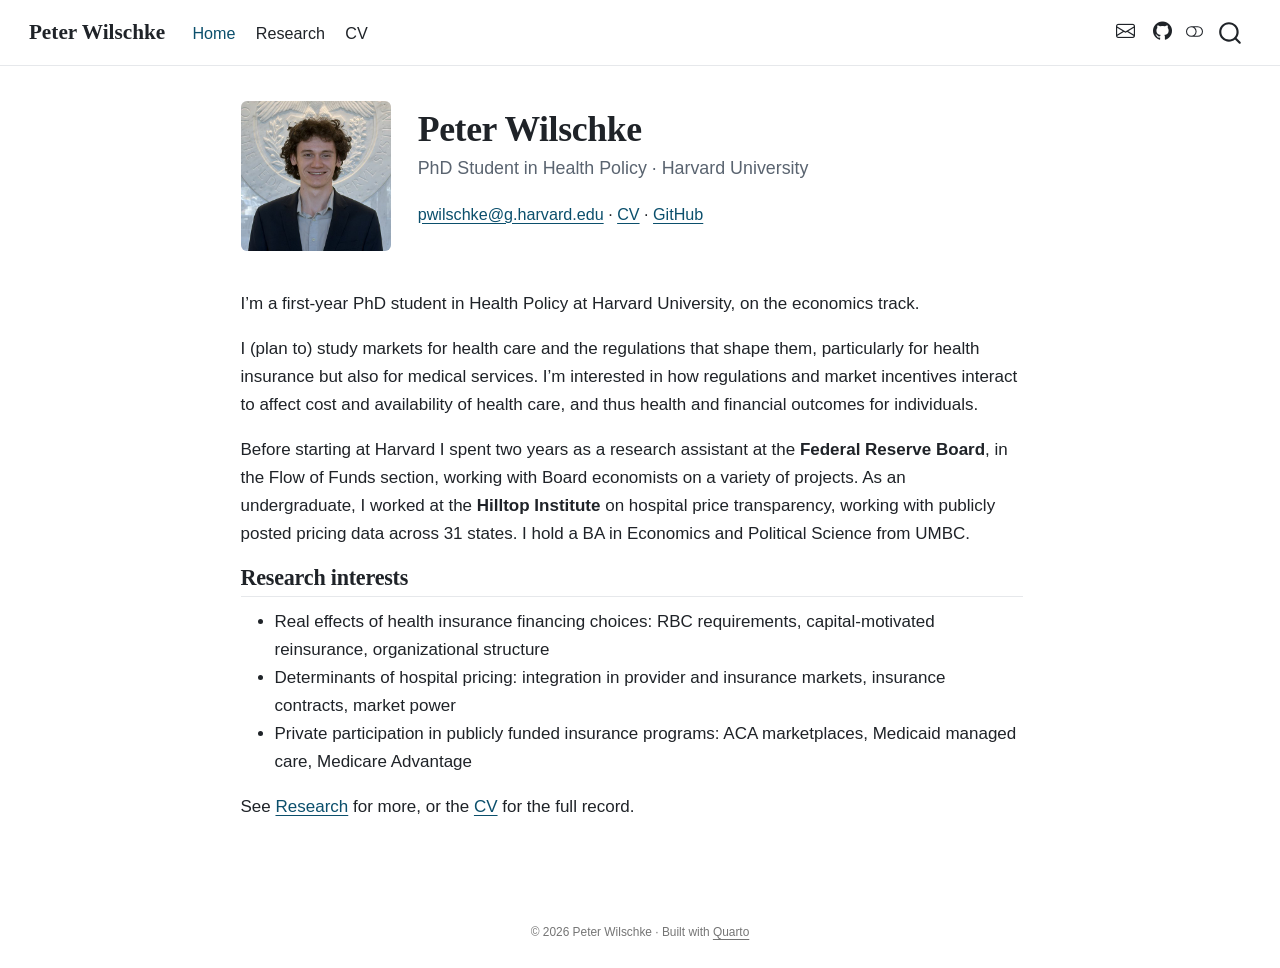
<file: docs/index.html>
<!DOCTYPE html>
<html xmlns="http://www.w3.org/1999/xhtml" lang="en" xml:lang="en"><head>

<meta charset="utf-8">
<meta name="generator" content="quarto-1.7.32">

<meta name="viewport" content="width=device-width, initial-scale=1.0, user-scalable=yes">

<meta name="description" content="PhD student in Health Policy (economics track) at Harvard University.">

<title>Peter Wilschke</title>
<style>
code{white-space: pre-wrap;}
span.smallcaps{font-variant: small-caps;}
div.columns{display: flex; gap: min(4vw, 1.5em);}
div.column{flex: auto; overflow-x: auto;}
div.hanging-indent{margin-left: 1.5em; text-indent: -1.5em;}
ul.task-list{list-style: none;}
ul.task-list li input[type="checkbox"] {
  width: 0.8em;
  margin: 0 0.8em 0.2em -1em; /* quarto-specific, see https://github.com/quarto-dev/quarto-cli/issues/4556 */ 
  vertical-align: middle;
}
</style>


<script src="site_libs/quarto-nav/quarto-nav.js"></script>
<script src="site_libs/clipboard/clipboard.min.js"></script>
<script src="site_libs/quarto-search/autocomplete.umd.js"></script>
<script src="site_libs/quarto-search/fuse.min.js"></script>
<script src="site_libs/quarto-search/quarto-search.js"></script>
<meta name="quarto:offset" content="./">
<link href="./assets/favicon.svg" rel="icon" type="image/svg+xml">
<script src="site_libs/quarto-html/quarto.js" type="module"></script>
<script src="site_libs/quarto-html/tabsets/tabsets.js" type="module"></script>
<script src="site_libs/quarto-html/popper.min.js"></script>
<script src="site_libs/quarto-html/tippy.umd.min.js"></script>
<link href="site_libs/quarto-html/tippy.css" rel="stylesheet">
<link href="site_libs/quarto-html/quarto-syntax-highlighting-37eea08aefeeee20ff55810ff984fec1.css" rel="stylesheet" class="quarto-color-scheme" id="quarto-text-highlighting-styles">
<link href="site_libs/quarto-html/quarto-syntax-highlighting-dark-2fef5ea3f8957b3e4ecc936fc74692ca.css" rel="stylesheet" class="quarto-color-scheme quarto-color-alternate" id="quarto-text-highlighting-styles">
<link href="site_libs/quarto-html/quarto-syntax-highlighting-37eea08aefeeee20ff55810ff984fec1.css" rel="stylesheet" class="quarto-color-scheme-extra" id="quarto-text-highlighting-styles">
<script src="site_libs/bootstrap/bootstrap.min.js"></script>
<link href="site_libs/bootstrap/bootstrap-icons.css" rel="stylesheet">
<link href="site_libs/bootstrap/bootstrap-e1cfea4d1bb8809173a7e7ac8c2568d5.min.css" rel="stylesheet" append-hash="true" class="quarto-color-scheme" id="quarto-bootstrap" data-mode="light">
<link href="site_libs/bootstrap/bootstrap-dark-324556f68a5f362e9bb22d49df4e3504.min.css" rel="stylesheet" append-hash="true" class="quarto-color-scheme quarto-color-alternate" id="quarto-bootstrap" data-mode="dark">
<link href="site_libs/bootstrap/bootstrap-e1cfea4d1bb8809173a7e7ac8c2568d5.min.css" rel="stylesheet" append-hash="true" class="quarto-color-scheme-extra" id="quarto-bootstrap" data-mode="light">
<script id="quarto-search-options" type="application/json">{
  "location": "navbar",
  "copy-button": false,
  "collapse-after": 3,
  "panel-placement": "end",
  "type": "overlay",
  "limit": 50,
  "keyboard-shortcut": [
    "f",
    "/",
    "s"
  ],
  "show-item-context": false,
  "language": {
    "search-no-results-text": "No results",
    "search-matching-documents-text": "matching documents",
    "search-copy-link-title": "Copy link to search",
    "search-hide-matches-text": "Hide additional matches",
    "search-more-match-text": "more match in this document",
    "search-more-matches-text": "more matches in this document",
    "search-clear-button-title": "Clear",
    "search-text-placeholder": "",
    "search-detached-cancel-button-title": "Cancel",
    "search-submit-button-title": "Submit",
    "search-label": "Search"
  }
}</script>
<style>html{ scroll-behavior: smooth; }</style>


<meta property="og:title" content="Peter Wilschke">
<meta property="og:description" content="PhD student in Health Policy (economics track) at Harvard University.">
<meta property="og:image" content="https://pwilschke.github.io/assets/headshot.jpg">
<meta property="og:site_name" content="Peter Wilschke">
<meta property="og:image:alt" content="Peter Wilschke">
</head>

<body class="nav-fixed fullcontent quarto-light"><script id="quarto-html-before-body" type="application/javascript">
    const toggleBodyColorMode = (bsSheetEl) => {
      const mode = bsSheetEl.getAttribute("data-mode");
      const bodyEl = window.document.querySelector("body");
      if (mode === "dark") {
        bodyEl.classList.add("quarto-dark");
        bodyEl.classList.remove("quarto-light");
      } else {
        bodyEl.classList.add("quarto-light");
        bodyEl.classList.remove("quarto-dark");
      }
    }
    const toggleBodyColorPrimary = () => {
      const bsSheetEl = window.document.querySelector("link#quarto-bootstrap:not([rel=disabled-stylesheet])");
      if (bsSheetEl) {
        toggleBodyColorMode(bsSheetEl);
      }
    }
    const setColorSchemeToggle = (alternate) => {
      const toggles = window.document.querySelectorAll('.quarto-color-scheme-toggle');
      for (let i=0; i < toggles.length; i++) {
        const toggle = toggles[i];
        if (toggle) {
          if (alternate) {
            toggle.classList.add("alternate");
          } else {
            toggle.classList.remove("alternate");
          }
        }
      }
    };
    const toggleColorMode = (alternate) => {
      // Switch the stylesheets
      const primaryStylesheets = window.document.querySelectorAll('link.quarto-color-scheme:not(.quarto-color-alternate)');
      const alternateStylesheets = window.document.querySelectorAll('link.quarto-color-scheme.quarto-color-alternate');
      manageTransitions('#quarto-margin-sidebar .nav-link', false);
      if (alternate) {
        // note: dark is layered on light, we don't disable primary!
        enableStylesheet(alternateStylesheets);
        for (const sheetNode of alternateStylesheets) {
          if (sheetNode.id === "quarto-bootstrap") {
            toggleBodyColorMode(sheetNode);
          }
        }
      } else {
        disableStylesheet(alternateStylesheets);
        enableStylesheet(primaryStylesheets)
        toggleBodyColorPrimary();
      }
      manageTransitions('#quarto-margin-sidebar .nav-link', true);
      // Switch the toggles
      setColorSchemeToggle(alternate)
      // Hack to workaround the fact that safari doesn't
      // properly recolor the scrollbar when toggling (#1455)
      if (navigator.userAgent.indexOf('Safari') > 0 && navigator.userAgent.indexOf('Chrome') == -1) {
        manageTransitions("body", false);
        window.scrollTo(0, 1);
        setTimeout(() => {
          window.scrollTo(0, 0);
          manageTransitions("body", true);
        }, 40);
      }
    }
    const disableStylesheet = (stylesheets) => {
      for (let i=0; i < stylesheets.length; i++) {
        const stylesheet = stylesheets[i];
        stylesheet.rel = 'disabled-stylesheet';
      }
    }
    const enableStylesheet = (stylesheets) => {
      for (let i=0; i < stylesheets.length; i++) {
        const stylesheet = stylesheets[i];
        if(stylesheet.rel !== 'stylesheet') { // for Chrome, which will still FOUC without this check
          stylesheet.rel = 'stylesheet';
        }
      }
    }
    const manageTransitions = (selector, allowTransitions) => {
      const els = window.document.querySelectorAll(selector);
      for (let i=0; i < els.length; i++) {
        const el = els[i];
        if (allowTransitions) {
          el.classList.remove('notransition');
        } else {
          el.classList.add('notransition');
        }
      }
    }
    const isFileUrl = () => {
      return window.location.protocol === 'file:';
    }
    const hasAlternateSentinel = () => {
      let styleSentinel = getColorSchemeSentinel();
      if (styleSentinel !== null) {
        return styleSentinel === "alternate";
      } else {
        return false;
      }
    }
    const setStyleSentinel = (alternate) => {
      const value = alternate ? "alternate" : "default";
      if (!isFileUrl()) {
        window.localStorage.setItem("quarto-color-scheme", value);
      } else {
        localAlternateSentinel = value;
      }
    }
    const getColorSchemeSentinel = () => {
      if (!isFileUrl()) {
        const storageValue = window.localStorage.getItem("quarto-color-scheme");
        return storageValue != null ? storageValue : localAlternateSentinel;
      } else {
        return localAlternateSentinel;
      }
    }
    const toggleGiscusIfUsed = (isAlternate, darkModeDefault) => {
      const baseTheme = document.querySelector('#giscus-base-theme')?.value ?? 'light';
      const alternateTheme = document.querySelector('#giscus-alt-theme')?.value ?? 'dark';
      let newTheme = '';
      if(authorPrefersDark) {
        newTheme = isAlternate ? baseTheme : alternateTheme;
      } else {
        newTheme = isAlternate ? alternateTheme : baseTheme;
      }
      const changeGiscusTheme = () => {
        // From: https://github.com/giscus/giscus/issues/336
        const sendMessage = (message) => {
          const iframe = document.querySelector('iframe.giscus-frame');
          if (!iframe) return;
          iframe.contentWindow.postMessage({ giscus: message }, 'https://giscus.app');
        }
        sendMessage({
          setConfig: {
            theme: newTheme
          }
        });
      }
      const isGiscussLoaded = window.document.querySelector('iframe.giscus-frame') !== null;
      if (isGiscussLoaded) {
        changeGiscusTheme();
      }
    };
    const authorPrefersDark = false;
    const darkModeDefault = authorPrefersDark;
      document.querySelector('link#quarto-text-highlighting-styles.quarto-color-scheme-extra').rel = 'disabled-stylesheet';
      document.querySelector('link#quarto-bootstrap.quarto-color-scheme-extra').rel = 'disabled-stylesheet';
    let localAlternateSentinel = darkModeDefault ? 'alternate' : 'default';
    // Dark / light mode switch
    window.quartoToggleColorScheme = () => {
      // Read the current dark / light value
      let toAlternate = !hasAlternateSentinel();
      toggleColorMode(toAlternate);
      setStyleSentinel(toAlternate);
      toggleGiscusIfUsed(toAlternate, darkModeDefault);
      window.dispatchEvent(new Event('resize'));
    };
    // Switch to dark mode if need be
    if (hasAlternateSentinel()) {
      toggleColorMode(true);
    } else {
      toggleColorMode(false);
    }
  </script>

<div id="quarto-search-results"></div>
  <header id="quarto-header" class="headroom fixed-top">
    <nav class="navbar navbar-expand-lg " data-bs-theme="dark">
      <div class="navbar-container container-fluid">
      <div class="navbar-brand-container mx-auto">
    <a class="navbar-brand" href="./index.html">
    <span class="navbar-title">Peter Wilschke</span>
    </a>
  </div>
            <div id="quarto-search" class="" title="Search"></div>
          <button class="navbar-toggler" type="button" data-bs-toggle="collapse" data-bs-target="#navbarCollapse" aria-controls="navbarCollapse" role="menu" aria-expanded="false" aria-label="Toggle navigation" onclick="if (window.quartoToggleHeadroom) { window.quartoToggleHeadroom(); }">
  <span class="navbar-toggler-icon"></span>
</button>
          <div class="collapse navbar-collapse" id="navbarCollapse">
            <ul class="navbar-nav navbar-nav-scroll me-auto">
  <li class="nav-item">
    <a class="nav-link active" href="./index.html" aria-current="page"> 
<span class="menu-text">Home</span></a>
  </li>  
  <li class="nav-item">
    <a class="nav-link" href="./research.html"> 
<span class="menu-text">Research</span></a>
  </li>  
  <li class="nav-item">
    <a class="nav-link" href="./cv.html"> 
<span class="menu-text">CV</span></a>
  </li>  
</ul>
            <ul class="navbar-nav navbar-nav-scroll ms-auto">
  <li class="nav-item compact">
    <a class="nav-link" href="mailto:pwilschke@g.harvard.edu"> <i class="bi bi-envelope" role="img" aria-label="Email">
</i> 
<span class="menu-text"></span></a>
  </li>  
  <li class="nav-item compact">
    <a class="nav-link" href="https://github.com/pwilschke"> <i class="bi bi-github" role="img" aria-label="GitHub">
</i> 
<span class="menu-text"></span></a>
  </li>  
</ul>
          </div> <!-- /navcollapse -->
            <div class="quarto-navbar-tools">
  <a href="" class="quarto-color-scheme-toggle quarto-navigation-tool  px-1" onclick="window.quartoToggleColorScheme(); return false;" title="Toggle dark mode"><i class="bi"></i></a>
</div>
      </div> <!-- /container-fluid -->
    </nav>
</header>
<!-- content -->
<div id="quarto-content" class="quarto-container page-columns page-rows-contents page-layout-article page-navbar">
<!-- sidebar -->
<!-- margin-sidebar -->
    
<!-- main -->
<main class="content" id="quarto-document-content"><header id="title-block-header" class="quarto-title-block"></header>





<div class="hero">
<div class="headshot">
<p><img src="assets/headshot.jpg" class="img-fluid" alt="Peter Wilschke"></p>
</div>
<section id="peter-wilschke" class="level1 hero-text">
<h1>Peter Wilschke</h1>
<div class="hero-role">
<p>PhD Student in Health Policy · Harvard University</p>
</div>
<div class="contact-row">
<p><a href="mailto:pwilschke@g.harvard.edu">pwilschke@g.harvard.edu</a> · <a href="./cv.html">CV</a> · <a href="https://github.com/pwilschke">GitHub</a></p>
</div>
</section>
</div>
<p>I’m a first-year PhD student in Health Policy at Harvard University, on the economics track.</p>
<p>I (plan to) study markets for health care and the regulations that shape them, particularly for health insurance but also for medical services. I’m interested in how regulations and market incentives interact to affect cost and availability of health care, and thus health and financial outcomes for individuals.</p>
<p>Before starting at Harvard I spent two years as a research assistant at the <strong>Federal Reserve Board</strong>, in the Flow of Funds section, working with Board economists on a variety of projects. As an undergraduate, I worked at the <strong>Hilltop Institute</strong> on hospital price transparency, working with publicly posted pricing data across 31 states. I hold a BA in Economics and Political Science from UMBC.</p>
<section id="research-interests" class="level2">
<h2 data-anchor-id="research-interests">Research interests</h2>
<div class="interests">
<ul>
<li>Real effects of health insurance financing choices: RBC requirements, capital-motivated reinsurance, organizational structure</li>
<li>Determinants of hospital pricing: integration in provider and insurance markets, insurance contracts, market power</li>
<li>Private participation in publicly funded insurance programs: ACA marketplaces, Medicaid managed care, Medicare Advantage</li>
</ul>
</div>
<p>See <a href="./research.html">Research</a> for more, or the <a href="./cv.html">CV</a> for the full record.</p>


</section>

</main> <!-- /main -->
<script id="quarto-html-after-body" type="application/javascript">
  window.document.addEventListener("DOMContentLoaded", function (event) {
    // Ensure there is a toggle, if there isn't float one in the top right
    if (window.document.querySelector('.quarto-color-scheme-toggle') === null) {
      const a = window.document.createElement('a');
      a.classList.add('top-right');
      a.classList.add('quarto-color-scheme-toggle');
      a.href = "";
      a.onclick = function() { try { window.quartoToggleColorScheme(); } catch {} return false; };
      const i = window.document.createElement("i");
      i.classList.add('bi');
      a.appendChild(i);
      window.document.body.appendChild(a);
    }
    setColorSchemeToggle(hasAlternateSentinel())
    const isCodeAnnotation = (el) => {
      for (const clz of el.classList) {
        if (clz.startsWith('code-annotation-')) {                     
          return true;
        }
      }
      return false;
    }
    const onCopySuccess = function(e) {
      // button target
      const button = e.trigger;
      // don't keep focus
      button.blur();
      // flash "checked"
      button.classList.add('code-copy-button-checked');
      var currentTitle = button.getAttribute("title");
      button.setAttribute("title", "Copied!");
      let tooltip;
      if (window.bootstrap) {
        button.setAttribute("data-bs-toggle", "tooltip");
        button.setAttribute("data-bs-placement", "left");
        button.setAttribute("data-bs-title", "Copied!");
        tooltip = new bootstrap.Tooltip(button, 
          { trigger: "manual", 
            customClass: "code-copy-button-tooltip",
            offset: [0, -8]});
        tooltip.show();    
      }
      setTimeout(function() {
        if (tooltip) {
          tooltip.hide();
          button.removeAttribute("data-bs-title");
          button.removeAttribute("data-bs-toggle");
          button.removeAttribute("data-bs-placement");
        }
        button.setAttribute("title", currentTitle);
        button.classList.remove('code-copy-button-checked');
      }, 1000);
      // clear code selection
      e.clearSelection();
    }
    const getTextToCopy = function(trigger) {
        const codeEl = trigger.previousElementSibling.cloneNode(true);
        for (const childEl of codeEl.children) {
          if (isCodeAnnotation(childEl)) {
            childEl.remove();
          }
        }
        return codeEl.innerText;
    }
    const clipboard = new window.ClipboardJS('.code-copy-button:not([data-in-quarto-modal])', {
      text: getTextToCopy
    });
    clipboard.on('success', onCopySuccess);
    if (window.document.getElementById('quarto-embedded-source-code-modal')) {
      const clipboardModal = new window.ClipboardJS('.code-copy-button[data-in-quarto-modal]', {
        text: getTextToCopy,
        container: window.document.getElementById('quarto-embedded-source-code-modal')
      });
      clipboardModal.on('success', onCopySuccess);
    }
      var localhostRegex = new RegExp(/^(?:http|https):\/\/localhost\:?[0-9]*\//);
      var mailtoRegex = new RegExp(/^mailto:/);
        var filterRegex = new RegExp("https:\/\/pwilschke\.github\.io");
      var isInternal = (href) => {
          return filterRegex.test(href) || localhostRegex.test(href) || mailtoRegex.test(href);
      }
      // Inspect non-navigation links and adorn them if external
     var links = window.document.querySelectorAll('a[href]:not(.nav-link):not(.navbar-brand):not(.toc-action):not(.sidebar-link):not(.sidebar-item-toggle):not(.pagination-link):not(.no-external):not([aria-hidden]):not(.dropdown-item):not(.quarto-navigation-tool):not(.about-link)');
      for (var i=0; i<links.length; i++) {
        const link = links[i];
        if (!isInternal(link.href)) {
          // undo the damage that might have been done by quarto-nav.js in the case of
          // links that we want to consider external
          if (link.dataset.originalHref !== undefined) {
            link.href = link.dataset.originalHref;
          }
            // target, if specified
            link.setAttribute("target", "_blank");
            if (link.getAttribute("rel") === null) {
              link.setAttribute("rel", "noopener");
            }
        }
      }
    function tippyHover(el, contentFn, onTriggerFn, onUntriggerFn) {
      const config = {
        allowHTML: true,
        maxWidth: 500,
        delay: 100,
        arrow: false,
        appendTo: function(el) {
            return el.parentElement;
        },
        interactive: true,
        interactiveBorder: 10,
        theme: 'quarto',
        placement: 'bottom-start',
      };
      if (contentFn) {
        config.content = contentFn;
      }
      if (onTriggerFn) {
        config.onTrigger = onTriggerFn;
      }
      if (onUntriggerFn) {
        config.onUntrigger = onUntriggerFn;
      }
      window.tippy(el, config); 
    }
    const noterefs = window.document.querySelectorAll('a[role="doc-noteref"]');
    for (var i=0; i<noterefs.length; i++) {
      const ref = noterefs[i];
      tippyHover(ref, function() {
        // use id or data attribute instead here
        let href = ref.getAttribute('data-footnote-href') || ref.getAttribute('href');
        try { href = new URL(href).hash; } catch {}
        const id = href.replace(/^#\/?/, "");
        const note = window.document.getElementById(id);
        if (note) {
          return note.innerHTML;
        } else {
          return "";
        }
      });
    }
    const xrefs = window.document.querySelectorAll('a.quarto-xref');
    const processXRef = (id, note) => {
      // Strip column container classes
      const stripColumnClz = (el) => {
        el.classList.remove("page-full", "page-columns");
        if (el.children) {
          for (const child of el.children) {
            stripColumnClz(child);
          }
        }
      }
      stripColumnClz(note)
      if (id === null || id.startsWith('sec-')) {
        // Special case sections, only their first couple elements
        const container = document.createElement("div");
        if (note.children && note.children.length > 2) {
          container.appendChild(note.children[0].cloneNode(true));
          for (let i = 1; i < note.children.length; i++) {
            const child = note.children[i];
            if (child.tagName === "P" && child.innerText === "") {
              continue;
            } else {
              container.appendChild(child.cloneNode(true));
              break;
            }
          }
          if (window.Quarto?.typesetMath) {
            window.Quarto.typesetMath(container);
          }
          return container.innerHTML
        } else {
          if (window.Quarto?.typesetMath) {
            window.Quarto.typesetMath(note);
          }
          return note.innerHTML;
        }
      } else {
        // Remove any anchor links if they are present
        const anchorLink = note.querySelector('a.anchorjs-link');
        if (anchorLink) {
          anchorLink.remove();
        }
        if (window.Quarto?.typesetMath) {
          window.Quarto.typesetMath(note);
        }
        if (note.classList.contains("callout")) {
          return note.outerHTML;
        } else {
          return note.innerHTML;
        }
      }
    }
    for (var i=0; i<xrefs.length; i++) {
      const xref = xrefs[i];
      tippyHover(xref, undefined, function(instance) {
        instance.disable();
        let url = xref.getAttribute('href');
        let hash = undefined; 
        if (url.startsWith('#')) {
          hash = url;
        } else {
          try { hash = new URL(url).hash; } catch {}
        }
        if (hash) {
          const id = hash.replace(/^#\/?/, "");
          const note = window.document.getElementById(id);
          if (note !== null) {
            try {
              const html = processXRef(id, note.cloneNode(true));
              instance.setContent(html);
            } finally {
              instance.enable();
              instance.show();
            }
          } else {
            // See if we can fetch this
            fetch(url.split('#')[0])
            .then(res => res.text())
            .then(html => {
              const parser = new DOMParser();
              const htmlDoc = parser.parseFromString(html, "text/html");
              const note = htmlDoc.getElementById(id);
              if (note !== null) {
                const html = processXRef(id, note);
                instance.setContent(html);
              } 
            }).finally(() => {
              instance.enable();
              instance.show();
            });
          }
        } else {
          // See if we can fetch a full url (with no hash to target)
          // This is a special case and we should probably do some content thinning / targeting
          fetch(url)
          .then(res => res.text())
          .then(html => {
            const parser = new DOMParser();
            const htmlDoc = parser.parseFromString(html, "text/html");
            const note = htmlDoc.querySelector('main.content');
            if (note !== null) {
              // This should only happen for chapter cross references
              // (since there is no id in the URL)
              // remove the first header
              if (note.children.length > 0 && note.children[0].tagName === "HEADER") {
                note.children[0].remove();
              }
              const html = processXRef(null, note);
              instance.setContent(html);
            } 
          }).finally(() => {
            instance.enable();
            instance.show();
          });
        }
      }, function(instance) {
      });
    }
        let selectedAnnoteEl;
        const selectorForAnnotation = ( cell, annotation) => {
          let cellAttr = 'data-code-cell="' + cell + '"';
          let lineAttr = 'data-code-annotation="' +  annotation + '"';
          const selector = 'span[' + cellAttr + '][' + lineAttr + ']';
          return selector;
        }
        const selectCodeLines = (annoteEl) => {
          const doc = window.document;
          const targetCell = annoteEl.getAttribute("data-target-cell");
          const targetAnnotation = annoteEl.getAttribute("data-target-annotation");
          const annoteSpan = window.document.querySelector(selectorForAnnotation(targetCell, targetAnnotation));
          const lines = annoteSpan.getAttribute("data-code-lines").split(",");
          const lineIds = lines.map((line) => {
            return targetCell + "-" + line;
          })
          let top = null;
          let height = null;
          let parent = null;
          if (lineIds.length > 0) {
              //compute the position of the single el (top and bottom and make a div)
              const el = window.document.getElementById(lineIds[0]);
              top = el.offsetTop;
              height = el.offsetHeight;
              parent = el.parentElement.parentElement;
            if (lineIds.length > 1) {
              const lastEl = window.document.getElementById(lineIds[lineIds.length - 1]);
              const bottom = lastEl.offsetTop + lastEl.offsetHeight;
              height = bottom - top;
            }
            if (top !== null && height !== null && parent !== null) {
              // cook up a div (if necessary) and position it 
              let div = window.document.getElementById("code-annotation-line-highlight");
              if (div === null) {
                div = window.document.createElement("div");
                div.setAttribute("id", "code-annotation-line-highlight");
                div.style.position = 'absolute';
                parent.appendChild(div);
              }
              div.style.top = top - 2 + "px";
              div.style.height = height + 4 + "px";
              div.style.left = 0;
              let gutterDiv = window.document.getElementById("code-annotation-line-highlight-gutter");
              if (gutterDiv === null) {
                gutterDiv = window.document.createElement("div");
                gutterDiv.setAttribute("id", "code-annotation-line-highlight-gutter");
                gutterDiv.style.position = 'absolute';
                const codeCell = window.document.getElementById(targetCell);
                const gutter = codeCell.querySelector('.code-annotation-gutter');
                gutter.appendChild(gutterDiv);
              }
              gutterDiv.style.top = top - 2 + "px";
              gutterDiv.style.height = height + 4 + "px";
            }
            selectedAnnoteEl = annoteEl;
          }
        };
        const unselectCodeLines = () => {
          const elementsIds = ["code-annotation-line-highlight", "code-annotation-line-highlight-gutter"];
          elementsIds.forEach((elId) => {
            const div = window.document.getElementById(elId);
            if (div) {
              div.remove();
            }
          });
          selectedAnnoteEl = undefined;
        };
          // Handle positioning of the toggle
      window.addEventListener(
        "resize",
        throttle(() => {
          elRect = undefined;
          if (selectedAnnoteEl) {
            selectCodeLines(selectedAnnoteEl);
          }
        }, 10)
      );
      function throttle(fn, ms) {
      let throttle = false;
      let timer;
        return (...args) => {
          if(!throttle) { // first call gets through
              fn.apply(this, args);
              throttle = true;
          } else { // all the others get throttled
              if(timer) clearTimeout(timer); // cancel #2
              timer = setTimeout(() => {
                fn.apply(this, args);
                timer = throttle = false;
              }, ms);
          }
        };
      }
        // Attach click handler to the DT
        const annoteDls = window.document.querySelectorAll('dt[data-target-cell]');
        for (const annoteDlNode of annoteDls) {
          annoteDlNode.addEventListener('click', (event) => {
            const clickedEl = event.target;
            if (clickedEl !== selectedAnnoteEl) {
              unselectCodeLines();
              const activeEl = window.document.querySelector('dt[data-target-cell].code-annotation-active');
              if (activeEl) {
                activeEl.classList.remove('code-annotation-active');
              }
              selectCodeLines(clickedEl);
              clickedEl.classList.add('code-annotation-active');
            } else {
              // Unselect the line
              unselectCodeLines();
              clickedEl.classList.remove('code-annotation-active');
            }
          });
        }
    const findCites = (el) => {
      const parentEl = el.parentElement;
      if (parentEl) {
        const cites = parentEl.dataset.cites;
        if (cites) {
          return {
            el,
            cites: cites.split(' ')
          };
        } else {
          return findCites(el.parentElement)
        }
      } else {
        return undefined;
      }
    };
    var bibliorefs = window.document.querySelectorAll('a[role="doc-biblioref"]');
    for (var i=0; i<bibliorefs.length; i++) {
      const ref = bibliorefs[i];
      const citeInfo = findCites(ref);
      if (citeInfo) {
        tippyHover(citeInfo.el, function() {
          var popup = window.document.createElement('div');
          citeInfo.cites.forEach(function(cite) {
            var citeDiv = window.document.createElement('div');
            citeDiv.classList.add('hanging-indent');
            citeDiv.classList.add('csl-entry');
            var biblioDiv = window.document.getElementById('ref-' + cite);
            if (biblioDiv) {
              citeDiv.innerHTML = biblioDiv.innerHTML;
            }
            popup.appendChild(citeDiv);
          });
          return popup.innerHTML;
        });
      }
    }
  });
  </script>
</div> <!-- /content -->
<footer class="footer">
  <div class="nav-footer">
    <div class="nav-footer-left">
      &nbsp;
    </div>   
    <div class="nav-footer-center">
<p>© 2026 Peter Wilschke · Built with <a href="https://quarto.org">Quarto</a></p>
</div>
    <div class="nav-footer-right">
      &nbsp;
    </div>
  </div>
</footer>




<script src="site_libs/quarto-html/zenscroll-min.js"></script>
</body></html>
</file>
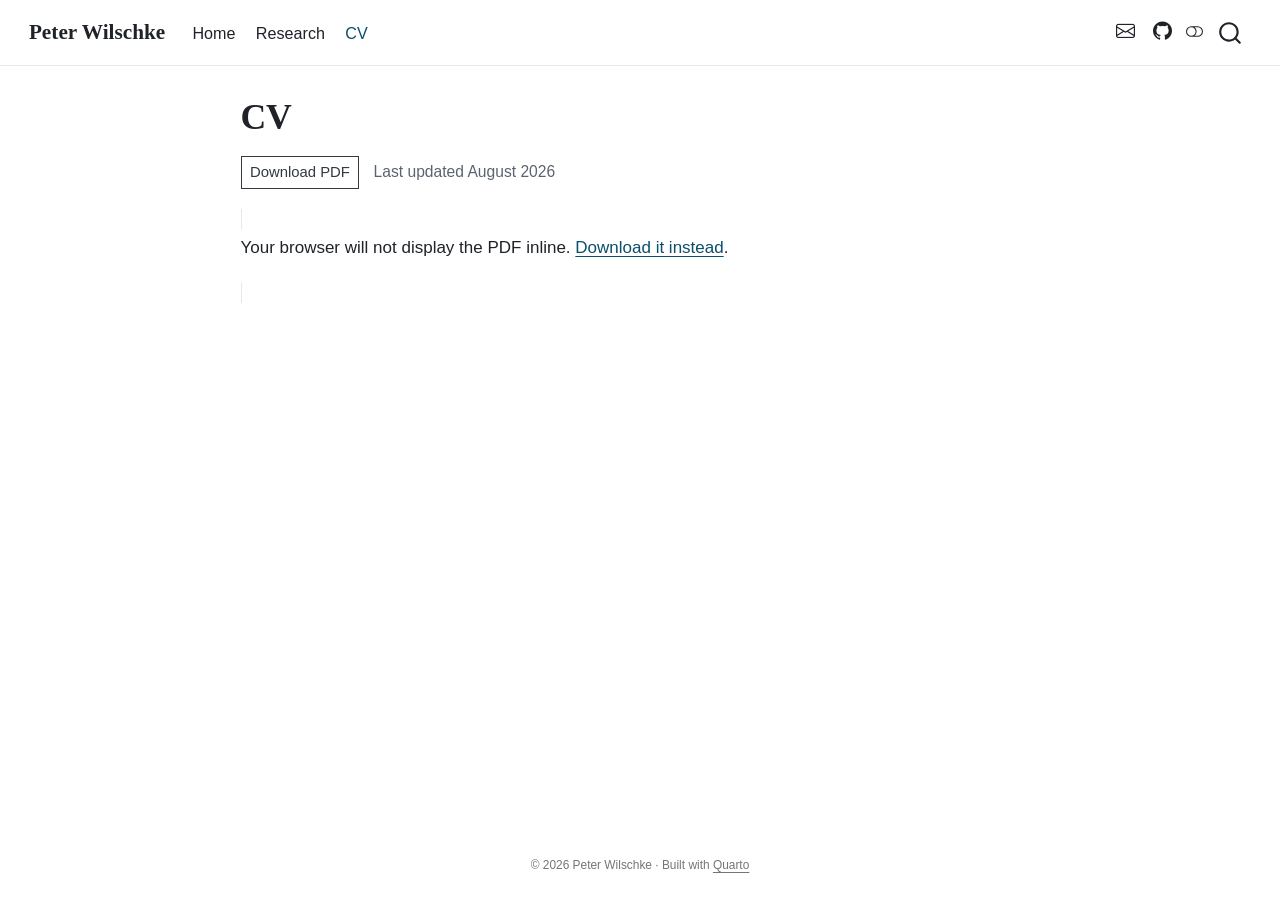
<file: docs/cv.html>
<!DOCTYPE html>
<html xmlns="http://www.w3.org/1999/xhtml" lang="en" xml:lang="en"><head>

<meta charset="utf-8">
<meta name="generator" content="quarto-1.7.32">

<meta name="viewport" content="width=device-width, initial-scale=1.0, user-scalable=yes">


<title>CV – Peter Wilschke</title>
<style>
code{white-space: pre-wrap;}
span.smallcaps{font-variant: small-caps;}
div.columns{display: flex; gap: min(4vw, 1.5em);}
div.column{flex: auto; overflow-x: auto;}
div.hanging-indent{margin-left: 1.5em; text-indent: -1.5em;}
ul.task-list{list-style: none;}
ul.task-list li input[type="checkbox"] {
  width: 0.8em;
  margin: 0 0.8em 0.2em -1em; /* quarto-specific, see https://github.com/quarto-dev/quarto-cli/issues/4556 */ 
  vertical-align: middle;
}
</style>


<script src="site_libs/quarto-nav/quarto-nav.js"></script>
<script src="site_libs/clipboard/clipboard.min.js"></script>
<script src="site_libs/quarto-search/autocomplete.umd.js"></script>
<script src="site_libs/quarto-search/fuse.min.js"></script>
<script src="site_libs/quarto-search/quarto-search.js"></script>
<meta name="quarto:offset" content="./">
<link href="./assets/favicon.svg" rel="icon" type="image/svg+xml">
<script src="site_libs/quarto-html/quarto.js" type="module"></script>
<script src="site_libs/quarto-html/tabsets/tabsets.js" type="module"></script>
<script src="site_libs/quarto-html/popper.min.js"></script>
<script src="site_libs/quarto-html/tippy.umd.min.js"></script>
<link href="site_libs/quarto-html/tippy.css" rel="stylesheet">
<link href="site_libs/quarto-html/quarto-syntax-highlighting-37eea08aefeeee20ff55810ff984fec1.css" rel="stylesheet" class="quarto-color-scheme" id="quarto-text-highlighting-styles">
<link href="site_libs/quarto-html/quarto-syntax-highlighting-dark-2fef5ea3f8957b3e4ecc936fc74692ca.css" rel="stylesheet" class="quarto-color-scheme quarto-color-alternate" id="quarto-text-highlighting-styles">
<link href="site_libs/quarto-html/quarto-syntax-highlighting-37eea08aefeeee20ff55810ff984fec1.css" rel="stylesheet" class="quarto-color-scheme-extra" id="quarto-text-highlighting-styles">
<script src="site_libs/bootstrap/bootstrap.min.js"></script>
<link href="site_libs/bootstrap/bootstrap-icons.css" rel="stylesheet">
<link href="site_libs/bootstrap/bootstrap-e1cfea4d1bb8809173a7e7ac8c2568d5.min.css" rel="stylesheet" append-hash="true" class="quarto-color-scheme" id="quarto-bootstrap" data-mode="light">
<link href="site_libs/bootstrap/bootstrap-dark-324556f68a5f362e9bb22d49df4e3504.min.css" rel="stylesheet" append-hash="true" class="quarto-color-scheme quarto-color-alternate" id="quarto-bootstrap" data-mode="dark">
<link href="site_libs/bootstrap/bootstrap-e1cfea4d1bb8809173a7e7ac8c2568d5.min.css" rel="stylesheet" append-hash="true" class="quarto-color-scheme-extra" id="quarto-bootstrap" data-mode="light">
<script id="quarto-search-options" type="application/json">{
  "location": "navbar",
  "copy-button": false,
  "collapse-after": 3,
  "panel-placement": "end",
  "type": "overlay",
  "limit": 50,
  "keyboard-shortcut": [
    "f",
    "/",
    "s"
  ],
  "show-item-context": false,
  "language": {
    "search-no-results-text": "No results",
    "search-matching-documents-text": "matching documents",
    "search-copy-link-title": "Copy link to search",
    "search-hide-matches-text": "Hide additional matches",
    "search-more-match-text": "more match in this document",
    "search-more-matches-text": "more matches in this document",
    "search-clear-button-title": "Clear",
    "search-text-placeholder": "",
    "search-detached-cancel-button-title": "Cancel",
    "search-submit-button-title": "Submit",
    "search-label": "Search"
  }
}</script>
<style>html{ scroll-behavior: smooth; }</style>


<meta property="og:title" content="CV – Peter Wilschke">
<meta property="og:description" content="PhD student in Health Policy (economics track) at Harvard University.">
<meta property="og:site_name" content="Peter Wilschke">
</head>

<body class="nav-fixed fullcontent quarto-light"><script id="quarto-html-before-body" type="application/javascript">
    const toggleBodyColorMode = (bsSheetEl) => {
      const mode = bsSheetEl.getAttribute("data-mode");
      const bodyEl = window.document.querySelector("body");
      if (mode === "dark") {
        bodyEl.classList.add("quarto-dark");
        bodyEl.classList.remove("quarto-light");
      } else {
        bodyEl.classList.add("quarto-light");
        bodyEl.classList.remove("quarto-dark");
      }
    }
    const toggleBodyColorPrimary = () => {
      const bsSheetEl = window.document.querySelector("link#quarto-bootstrap:not([rel=disabled-stylesheet])");
      if (bsSheetEl) {
        toggleBodyColorMode(bsSheetEl);
      }
    }
    const setColorSchemeToggle = (alternate) => {
      const toggles = window.document.querySelectorAll('.quarto-color-scheme-toggle');
      for (let i=0; i < toggles.length; i++) {
        const toggle = toggles[i];
        if (toggle) {
          if (alternate) {
            toggle.classList.add("alternate");
          } else {
            toggle.classList.remove("alternate");
          }
        }
      }
    };
    const toggleColorMode = (alternate) => {
      // Switch the stylesheets
      const primaryStylesheets = window.document.querySelectorAll('link.quarto-color-scheme:not(.quarto-color-alternate)');
      const alternateStylesheets = window.document.querySelectorAll('link.quarto-color-scheme.quarto-color-alternate');
      manageTransitions('#quarto-margin-sidebar .nav-link', false);
      if (alternate) {
        // note: dark is layered on light, we don't disable primary!
        enableStylesheet(alternateStylesheets);
        for (const sheetNode of alternateStylesheets) {
          if (sheetNode.id === "quarto-bootstrap") {
            toggleBodyColorMode(sheetNode);
          }
        }
      } else {
        disableStylesheet(alternateStylesheets);
        enableStylesheet(primaryStylesheets)
        toggleBodyColorPrimary();
      }
      manageTransitions('#quarto-margin-sidebar .nav-link', true);
      // Switch the toggles
      setColorSchemeToggle(alternate)
      // Hack to workaround the fact that safari doesn't
      // properly recolor the scrollbar when toggling (#1455)
      if (navigator.userAgent.indexOf('Safari') > 0 && navigator.userAgent.indexOf('Chrome') == -1) {
        manageTransitions("body", false);
        window.scrollTo(0, 1);
        setTimeout(() => {
          window.scrollTo(0, 0);
          manageTransitions("body", true);
        }, 40);
      }
    }
    const disableStylesheet = (stylesheets) => {
      for (let i=0; i < stylesheets.length; i++) {
        const stylesheet = stylesheets[i];
        stylesheet.rel = 'disabled-stylesheet';
      }
    }
    const enableStylesheet = (stylesheets) => {
      for (let i=0; i < stylesheets.length; i++) {
        const stylesheet = stylesheets[i];
        if(stylesheet.rel !== 'stylesheet') { // for Chrome, which will still FOUC without this check
          stylesheet.rel = 'stylesheet';
        }
      }
    }
    const manageTransitions = (selector, allowTransitions) => {
      const els = window.document.querySelectorAll(selector);
      for (let i=0; i < els.length; i++) {
        const el = els[i];
        if (allowTransitions) {
          el.classList.remove('notransition');
        } else {
          el.classList.add('notransition');
        }
      }
    }
    const isFileUrl = () => {
      return window.location.protocol === 'file:';
    }
    const hasAlternateSentinel = () => {
      let styleSentinel = getColorSchemeSentinel();
      if (styleSentinel !== null) {
        return styleSentinel === "alternate";
      } else {
        return false;
      }
    }
    const setStyleSentinel = (alternate) => {
      const value = alternate ? "alternate" : "default";
      if (!isFileUrl()) {
        window.localStorage.setItem("quarto-color-scheme", value);
      } else {
        localAlternateSentinel = value;
      }
    }
    const getColorSchemeSentinel = () => {
      if (!isFileUrl()) {
        const storageValue = window.localStorage.getItem("quarto-color-scheme");
        return storageValue != null ? storageValue : localAlternateSentinel;
      } else {
        return localAlternateSentinel;
      }
    }
    const toggleGiscusIfUsed = (isAlternate, darkModeDefault) => {
      const baseTheme = document.querySelector('#giscus-base-theme')?.value ?? 'light';
      const alternateTheme = document.querySelector('#giscus-alt-theme')?.value ?? 'dark';
      let newTheme = '';
      if(authorPrefersDark) {
        newTheme = isAlternate ? baseTheme : alternateTheme;
      } else {
        newTheme = isAlternate ? alternateTheme : baseTheme;
      }
      const changeGiscusTheme = () => {
        // From: https://github.com/giscus/giscus/issues/336
        const sendMessage = (message) => {
          const iframe = document.querySelector('iframe.giscus-frame');
          if (!iframe) return;
          iframe.contentWindow.postMessage({ giscus: message }, 'https://giscus.app');
        }
        sendMessage({
          setConfig: {
            theme: newTheme
          }
        });
      }
      const isGiscussLoaded = window.document.querySelector('iframe.giscus-frame') !== null;
      if (isGiscussLoaded) {
        changeGiscusTheme();
      }
    };
    const authorPrefersDark = false;
    const darkModeDefault = authorPrefersDark;
      document.querySelector('link#quarto-text-highlighting-styles.quarto-color-scheme-extra').rel = 'disabled-stylesheet';
      document.querySelector('link#quarto-bootstrap.quarto-color-scheme-extra').rel = 'disabled-stylesheet';
    let localAlternateSentinel = darkModeDefault ? 'alternate' : 'default';
    // Dark / light mode switch
    window.quartoToggleColorScheme = () => {
      // Read the current dark / light value
      let toAlternate = !hasAlternateSentinel();
      toggleColorMode(toAlternate);
      setStyleSentinel(toAlternate);
      toggleGiscusIfUsed(toAlternate, darkModeDefault);
      window.dispatchEvent(new Event('resize'));
    };
    // Switch to dark mode if need be
    if (hasAlternateSentinel()) {
      toggleColorMode(true);
    } else {
      toggleColorMode(false);
    }
  </script>

<div id="quarto-search-results"></div>
  <header id="quarto-header" class="headroom fixed-top">
    <nav class="navbar navbar-expand-lg " data-bs-theme="dark">
      <div class="navbar-container container-fluid">
      <div class="navbar-brand-container mx-auto">
    <a class="navbar-brand" href="./index.html">
    <span class="navbar-title">Peter Wilschke</span>
    </a>
  </div>
            <div id="quarto-search" class="" title="Search"></div>
          <button class="navbar-toggler" type="button" data-bs-toggle="collapse" data-bs-target="#navbarCollapse" aria-controls="navbarCollapse" role="menu" aria-expanded="false" aria-label="Toggle navigation" onclick="if (window.quartoToggleHeadroom) { window.quartoToggleHeadroom(); }">
  <span class="navbar-toggler-icon"></span>
</button>
          <div class="collapse navbar-collapse" id="navbarCollapse">
            <ul class="navbar-nav navbar-nav-scroll me-auto">
  <li class="nav-item">
    <a class="nav-link" href="./index.html"> 
<span class="menu-text">Home</span></a>
  </li>  
  <li class="nav-item">
    <a class="nav-link" href="./research.html"> 
<span class="menu-text">Research</span></a>
  </li>  
  <li class="nav-item">
    <a class="nav-link active" href="./cv.html" aria-current="page"> 
<span class="menu-text">CV</span></a>
  </li>  
</ul>
            <ul class="navbar-nav navbar-nav-scroll ms-auto">
  <li class="nav-item compact">
    <a class="nav-link" href="mailto:pwilschke@g.harvard.edu"> <i class="bi bi-envelope" role="img" aria-label="Email">
</i> 
<span class="menu-text"></span></a>
  </li>  
  <li class="nav-item compact">
    <a class="nav-link" href="https://github.com/pwilschke"> <i class="bi bi-github" role="img" aria-label="GitHub">
</i> 
<span class="menu-text"></span></a>
  </li>  
</ul>
          </div> <!-- /navcollapse -->
            <div class="quarto-navbar-tools">
  <a href="" class="quarto-color-scheme-toggle quarto-navigation-tool  px-1" onclick="window.quartoToggleColorScheme(); return false;" title="Toggle dark mode"><i class="bi"></i></a>
</div>
      </div> <!-- /container-fluid -->
    </nav>
</header>
<!-- content -->
<div id="quarto-content" class="quarto-container page-columns page-rows-contents page-layout-article page-navbar">
<!-- sidebar -->
<!-- margin-sidebar -->
    
<!-- main -->
<main class="content" id="quarto-document-content">


<header id="title-block-header" class="quarto-title-block default">
<div class="quarto-title">
<h1 class="title">CV</h1>
</div>



<div class="quarto-title-meta">

    
  
    
  </div>
  


</header>


<p><a href="cv.pdf" class="btn btn-outline-secondary btn-sm">Download PDF</a> &nbsp; <span class="note" style="border:none; padding:0; margin:0;">Last updated August 2026</span></p>
<object data="cv.pdf" type="application/pdf" class="pdf-frame">
<p>
Your browser will not display the PDF inline. <a href="cv.pdf">Download it instead</a>.
</p>
</object>



</main> <!-- /main -->
<script id="quarto-html-after-body" type="application/javascript">
  window.document.addEventListener("DOMContentLoaded", function (event) {
    // Ensure there is a toggle, if there isn't float one in the top right
    if (window.document.querySelector('.quarto-color-scheme-toggle') === null) {
      const a = window.document.createElement('a');
      a.classList.add('top-right');
      a.classList.add('quarto-color-scheme-toggle');
      a.href = "";
      a.onclick = function() { try { window.quartoToggleColorScheme(); } catch {} return false; };
      const i = window.document.createElement("i");
      i.classList.add('bi');
      a.appendChild(i);
      window.document.body.appendChild(a);
    }
    setColorSchemeToggle(hasAlternateSentinel())
    const isCodeAnnotation = (el) => {
      for (const clz of el.classList) {
        if (clz.startsWith('code-annotation-')) {                     
          return true;
        }
      }
      return false;
    }
    const onCopySuccess = function(e) {
      // button target
      const button = e.trigger;
      // don't keep focus
      button.blur();
      // flash "checked"
      button.classList.add('code-copy-button-checked');
      var currentTitle = button.getAttribute("title");
      button.setAttribute("title", "Copied!");
      let tooltip;
      if (window.bootstrap) {
        button.setAttribute("data-bs-toggle", "tooltip");
        button.setAttribute("data-bs-placement", "left");
        button.setAttribute("data-bs-title", "Copied!");
        tooltip = new bootstrap.Tooltip(button, 
          { trigger: "manual", 
            customClass: "code-copy-button-tooltip",
            offset: [0, -8]});
        tooltip.show();    
      }
      setTimeout(function() {
        if (tooltip) {
          tooltip.hide();
          button.removeAttribute("data-bs-title");
          button.removeAttribute("data-bs-toggle");
          button.removeAttribute("data-bs-placement");
        }
        button.setAttribute("title", currentTitle);
        button.classList.remove('code-copy-button-checked');
      }, 1000);
      // clear code selection
      e.clearSelection();
    }
    const getTextToCopy = function(trigger) {
        const codeEl = trigger.previousElementSibling.cloneNode(true);
        for (const childEl of codeEl.children) {
          if (isCodeAnnotation(childEl)) {
            childEl.remove();
          }
        }
        return codeEl.innerText;
    }
    const clipboard = new window.ClipboardJS('.code-copy-button:not([data-in-quarto-modal])', {
      text: getTextToCopy
    });
    clipboard.on('success', onCopySuccess);
    if (window.document.getElementById('quarto-embedded-source-code-modal')) {
      const clipboardModal = new window.ClipboardJS('.code-copy-button[data-in-quarto-modal]', {
        text: getTextToCopy,
        container: window.document.getElementById('quarto-embedded-source-code-modal')
      });
      clipboardModal.on('success', onCopySuccess);
    }
      var localhostRegex = new RegExp(/^(?:http|https):\/\/localhost\:?[0-9]*\//);
      var mailtoRegex = new RegExp(/^mailto:/);
        var filterRegex = new RegExp("https:\/\/pwilschke\.github\.io");
      var isInternal = (href) => {
          return filterRegex.test(href) || localhostRegex.test(href) || mailtoRegex.test(href);
      }
      // Inspect non-navigation links and adorn them if external
     var links = window.document.querySelectorAll('a[href]:not(.nav-link):not(.navbar-brand):not(.toc-action):not(.sidebar-link):not(.sidebar-item-toggle):not(.pagination-link):not(.no-external):not([aria-hidden]):not(.dropdown-item):not(.quarto-navigation-tool):not(.about-link)');
      for (var i=0; i<links.length; i++) {
        const link = links[i];
        if (!isInternal(link.href)) {
          // undo the damage that might have been done by quarto-nav.js in the case of
          // links that we want to consider external
          if (link.dataset.originalHref !== undefined) {
            link.href = link.dataset.originalHref;
          }
            // target, if specified
            link.setAttribute("target", "_blank");
            if (link.getAttribute("rel") === null) {
              link.setAttribute("rel", "noopener");
            }
        }
      }
    function tippyHover(el, contentFn, onTriggerFn, onUntriggerFn) {
      const config = {
        allowHTML: true,
        maxWidth: 500,
        delay: 100,
        arrow: false,
        appendTo: function(el) {
            return el.parentElement;
        },
        interactive: true,
        interactiveBorder: 10,
        theme: 'quarto',
        placement: 'bottom-start',
      };
      if (contentFn) {
        config.content = contentFn;
      }
      if (onTriggerFn) {
        config.onTrigger = onTriggerFn;
      }
      if (onUntriggerFn) {
        config.onUntrigger = onUntriggerFn;
      }
      window.tippy(el, config); 
    }
    const noterefs = window.document.querySelectorAll('a[role="doc-noteref"]');
    for (var i=0; i<noterefs.length; i++) {
      const ref = noterefs[i];
      tippyHover(ref, function() {
        // use id or data attribute instead here
        let href = ref.getAttribute('data-footnote-href') || ref.getAttribute('href');
        try { href = new URL(href).hash; } catch {}
        const id = href.replace(/^#\/?/, "");
        const note = window.document.getElementById(id);
        if (note) {
          return note.innerHTML;
        } else {
          return "";
        }
      });
    }
    const xrefs = window.document.querySelectorAll('a.quarto-xref');
    const processXRef = (id, note) => {
      // Strip column container classes
      const stripColumnClz = (el) => {
        el.classList.remove("page-full", "page-columns");
        if (el.children) {
          for (const child of el.children) {
            stripColumnClz(child);
          }
        }
      }
      stripColumnClz(note)
      if (id === null || id.startsWith('sec-')) {
        // Special case sections, only their first couple elements
        const container = document.createElement("div");
        if (note.children && note.children.length > 2) {
          container.appendChild(note.children[0].cloneNode(true));
          for (let i = 1; i < note.children.length; i++) {
            const child = note.children[i];
            if (child.tagName === "P" && child.innerText === "") {
              continue;
            } else {
              container.appendChild(child.cloneNode(true));
              break;
            }
          }
          if (window.Quarto?.typesetMath) {
            window.Quarto.typesetMath(container);
          }
          return container.innerHTML
        } else {
          if (window.Quarto?.typesetMath) {
            window.Quarto.typesetMath(note);
          }
          return note.innerHTML;
        }
      } else {
        // Remove any anchor links if they are present
        const anchorLink = note.querySelector('a.anchorjs-link');
        if (anchorLink) {
          anchorLink.remove();
        }
        if (window.Quarto?.typesetMath) {
          window.Quarto.typesetMath(note);
        }
        if (note.classList.contains("callout")) {
          return note.outerHTML;
        } else {
          return note.innerHTML;
        }
      }
    }
    for (var i=0; i<xrefs.length; i++) {
      const xref = xrefs[i];
      tippyHover(xref, undefined, function(instance) {
        instance.disable();
        let url = xref.getAttribute('href');
        let hash = undefined; 
        if (url.startsWith('#')) {
          hash = url;
        } else {
          try { hash = new URL(url).hash; } catch {}
        }
        if (hash) {
          const id = hash.replace(/^#\/?/, "");
          const note = window.document.getElementById(id);
          if (note !== null) {
            try {
              const html = processXRef(id, note.cloneNode(true));
              instance.setContent(html);
            } finally {
              instance.enable();
              instance.show();
            }
          } else {
            // See if we can fetch this
            fetch(url.split('#')[0])
            .then(res => res.text())
            .then(html => {
              const parser = new DOMParser();
              const htmlDoc = parser.parseFromString(html, "text/html");
              const note = htmlDoc.getElementById(id);
              if (note !== null) {
                const html = processXRef(id, note);
                instance.setContent(html);
              } 
            }).finally(() => {
              instance.enable();
              instance.show();
            });
          }
        } else {
          // See if we can fetch a full url (with no hash to target)
          // This is a special case and we should probably do some content thinning / targeting
          fetch(url)
          .then(res => res.text())
          .then(html => {
            const parser = new DOMParser();
            const htmlDoc = parser.parseFromString(html, "text/html");
            const note = htmlDoc.querySelector('main.content');
            if (note !== null) {
              // This should only happen for chapter cross references
              // (since there is no id in the URL)
              // remove the first header
              if (note.children.length > 0 && note.children[0].tagName === "HEADER") {
                note.children[0].remove();
              }
              const html = processXRef(null, note);
              instance.setContent(html);
            } 
          }).finally(() => {
            instance.enable();
            instance.show();
          });
        }
      }, function(instance) {
      });
    }
        let selectedAnnoteEl;
        const selectorForAnnotation = ( cell, annotation) => {
          let cellAttr = 'data-code-cell="' + cell + '"';
          let lineAttr = 'data-code-annotation="' +  annotation + '"';
          const selector = 'span[' + cellAttr + '][' + lineAttr + ']';
          return selector;
        }
        const selectCodeLines = (annoteEl) => {
          const doc = window.document;
          const targetCell = annoteEl.getAttribute("data-target-cell");
          const targetAnnotation = annoteEl.getAttribute("data-target-annotation");
          const annoteSpan = window.document.querySelector(selectorForAnnotation(targetCell, targetAnnotation));
          const lines = annoteSpan.getAttribute("data-code-lines").split(",");
          const lineIds = lines.map((line) => {
            return targetCell + "-" + line;
          })
          let top = null;
          let height = null;
          let parent = null;
          if (lineIds.length > 0) {
              //compute the position of the single el (top and bottom and make a div)
              const el = window.document.getElementById(lineIds[0]);
              top = el.offsetTop;
              height = el.offsetHeight;
              parent = el.parentElement.parentElement;
            if (lineIds.length > 1) {
              const lastEl = window.document.getElementById(lineIds[lineIds.length - 1]);
              const bottom = lastEl.offsetTop + lastEl.offsetHeight;
              height = bottom - top;
            }
            if (top !== null && height !== null && parent !== null) {
              // cook up a div (if necessary) and position it 
              let div = window.document.getElementById("code-annotation-line-highlight");
              if (div === null) {
                div = window.document.createElement("div");
                div.setAttribute("id", "code-annotation-line-highlight");
                div.style.position = 'absolute';
                parent.appendChild(div);
              }
              div.style.top = top - 2 + "px";
              div.style.height = height + 4 + "px";
              div.style.left = 0;
              let gutterDiv = window.document.getElementById("code-annotation-line-highlight-gutter");
              if (gutterDiv === null) {
                gutterDiv = window.document.createElement("div");
                gutterDiv.setAttribute("id", "code-annotation-line-highlight-gutter");
                gutterDiv.style.position = 'absolute';
                const codeCell = window.document.getElementById(targetCell);
                const gutter = codeCell.querySelector('.code-annotation-gutter');
                gutter.appendChild(gutterDiv);
              }
              gutterDiv.style.top = top - 2 + "px";
              gutterDiv.style.height = height + 4 + "px";
            }
            selectedAnnoteEl = annoteEl;
          }
        };
        const unselectCodeLines = () => {
          const elementsIds = ["code-annotation-line-highlight", "code-annotation-line-highlight-gutter"];
          elementsIds.forEach((elId) => {
            const div = window.document.getElementById(elId);
            if (div) {
              div.remove();
            }
          });
          selectedAnnoteEl = undefined;
        };
          // Handle positioning of the toggle
      window.addEventListener(
        "resize",
        throttle(() => {
          elRect = undefined;
          if (selectedAnnoteEl) {
            selectCodeLines(selectedAnnoteEl);
          }
        }, 10)
      );
      function throttle(fn, ms) {
      let throttle = false;
      let timer;
        return (...args) => {
          if(!throttle) { // first call gets through
              fn.apply(this, args);
              throttle = true;
          } else { // all the others get throttled
              if(timer) clearTimeout(timer); // cancel #2
              timer = setTimeout(() => {
                fn.apply(this, args);
                timer = throttle = false;
              }, ms);
          }
        };
      }
        // Attach click handler to the DT
        const annoteDls = window.document.querySelectorAll('dt[data-target-cell]');
        for (const annoteDlNode of annoteDls) {
          annoteDlNode.addEventListener('click', (event) => {
            const clickedEl = event.target;
            if (clickedEl !== selectedAnnoteEl) {
              unselectCodeLines();
              const activeEl = window.document.querySelector('dt[data-target-cell].code-annotation-active');
              if (activeEl) {
                activeEl.classList.remove('code-annotation-active');
              }
              selectCodeLines(clickedEl);
              clickedEl.classList.add('code-annotation-active');
            } else {
              // Unselect the line
              unselectCodeLines();
              clickedEl.classList.remove('code-annotation-active');
            }
          });
        }
    const findCites = (el) => {
      const parentEl = el.parentElement;
      if (parentEl) {
        const cites = parentEl.dataset.cites;
        if (cites) {
          return {
            el,
            cites: cites.split(' ')
          };
        } else {
          return findCites(el.parentElement)
        }
      } else {
        return undefined;
      }
    };
    var bibliorefs = window.document.querySelectorAll('a[role="doc-biblioref"]');
    for (var i=0; i<bibliorefs.length; i++) {
      const ref = bibliorefs[i];
      const citeInfo = findCites(ref);
      if (citeInfo) {
        tippyHover(citeInfo.el, function() {
          var popup = window.document.createElement('div');
          citeInfo.cites.forEach(function(cite) {
            var citeDiv = window.document.createElement('div');
            citeDiv.classList.add('hanging-indent');
            citeDiv.classList.add('csl-entry');
            var biblioDiv = window.document.getElementById('ref-' + cite);
            if (biblioDiv) {
              citeDiv.innerHTML = biblioDiv.innerHTML;
            }
            popup.appendChild(citeDiv);
          });
          return popup.innerHTML;
        });
      }
    }
  });
  </script>
</div> <!-- /content -->
<footer class="footer">
  <div class="nav-footer">
    <div class="nav-footer-left">
      &nbsp;
    </div>   
    <div class="nav-footer-center">
<p>© 2026 Peter Wilschke · Built with <a href="https://quarto.org">Quarto</a></p>
</div>
    <div class="nav-footer-right">
      &nbsp;
    </div>
  </div>
</footer>




<script src="site_libs/quarto-html/zenscroll-min.js"></script>
</body></html>
</file>
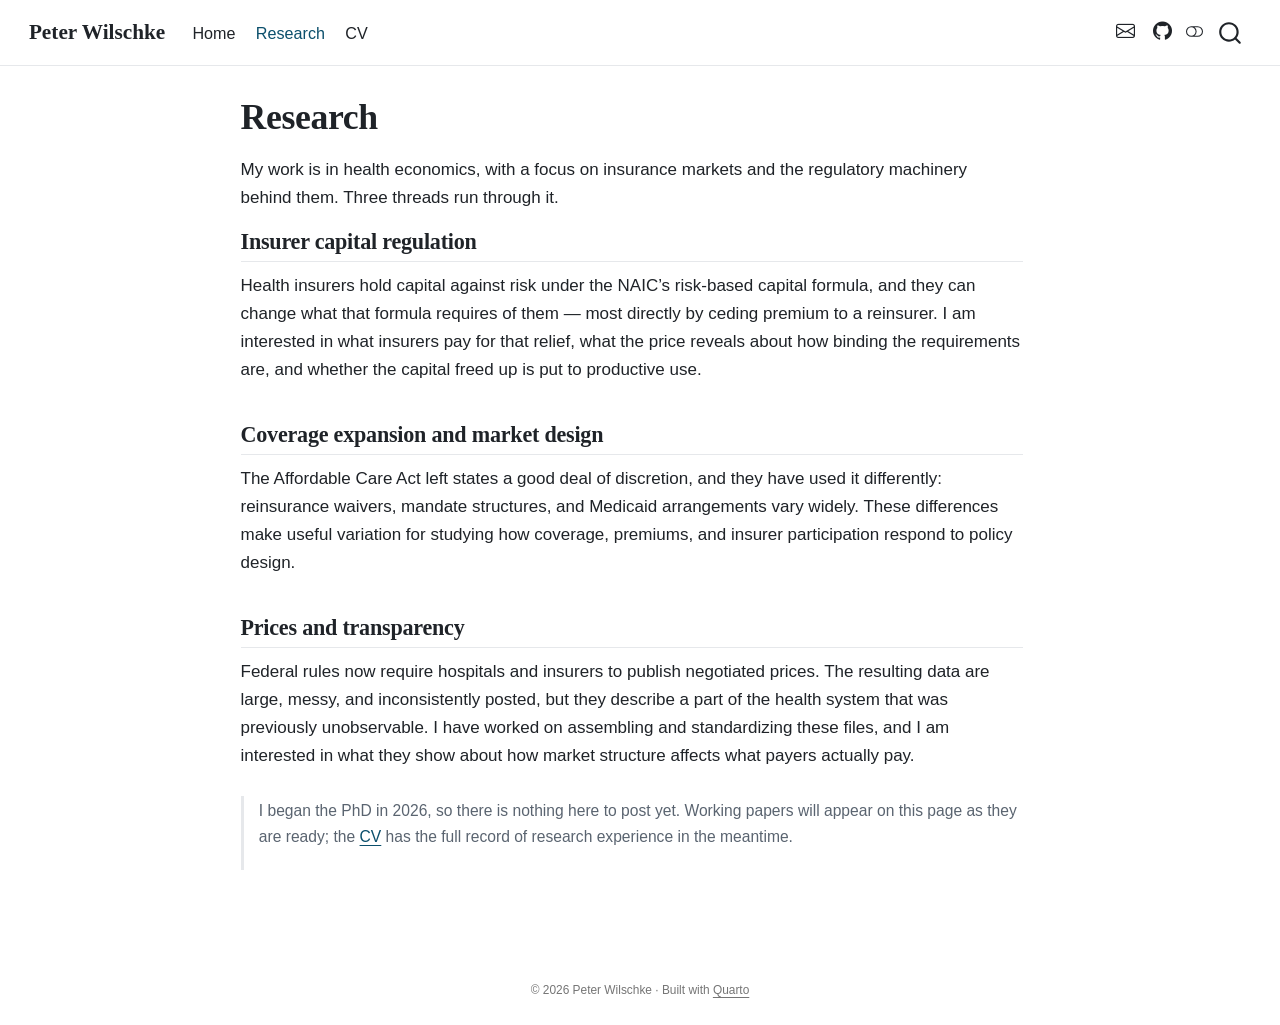
<file: docs/research.html>
<!DOCTYPE html>
<html xmlns="http://www.w3.org/1999/xhtml" lang="en" xml:lang="en"><head>

<meta charset="utf-8">
<meta name="generator" content="quarto-1.7.32">

<meta name="viewport" content="width=device-width, initial-scale=1.0, user-scalable=yes">


<title>Research – Peter Wilschke</title>
<style>
code{white-space: pre-wrap;}
span.smallcaps{font-variant: small-caps;}
div.columns{display: flex; gap: min(4vw, 1.5em);}
div.column{flex: auto; overflow-x: auto;}
div.hanging-indent{margin-left: 1.5em; text-indent: -1.5em;}
ul.task-list{list-style: none;}
ul.task-list li input[type="checkbox"] {
  width: 0.8em;
  margin: 0 0.8em 0.2em -1em; /* quarto-specific, see https://github.com/quarto-dev/quarto-cli/issues/4556 */ 
  vertical-align: middle;
}
</style>


<script src="site_libs/quarto-nav/quarto-nav.js"></script>
<script src="site_libs/clipboard/clipboard.min.js"></script>
<script src="site_libs/quarto-search/autocomplete.umd.js"></script>
<script src="site_libs/quarto-search/fuse.min.js"></script>
<script src="site_libs/quarto-search/quarto-search.js"></script>
<meta name="quarto:offset" content="./">
<link href="./assets/favicon.svg" rel="icon" type="image/svg+xml">
<script src="site_libs/quarto-html/quarto.js" type="module"></script>
<script src="site_libs/quarto-html/tabsets/tabsets.js" type="module"></script>
<script src="site_libs/quarto-html/popper.min.js"></script>
<script src="site_libs/quarto-html/tippy.umd.min.js"></script>
<link href="site_libs/quarto-html/tippy.css" rel="stylesheet">
<link href="site_libs/quarto-html/quarto-syntax-highlighting-37eea08aefeeee20ff55810ff984fec1.css" rel="stylesheet" class="quarto-color-scheme" id="quarto-text-highlighting-styles">
<link href="site_libs/quarto-html/quarto-syntax-highlighting-dark-2fef5ea3f8957b3e4ecc936fc74692ca.css" rel="stylesheet" class="quarto-color-scheme quarto-color-alternate" id="quarto-text-highlighting-styles">
<link href="site_libs/quarto-html/quarto-syntax-highlighting-37eea08aefeeee20ff55810ff984fec1.css" rel="stylesheet" class="quarto-color-scheme-extra" id="quarto-text-highlighting-styles">
<script src="site_libs/bootstrap/bootstrap.min.js"></script>
<link href="site_libs/bootstrap/bootstrap-icons.css" rel="stylesheet">
<link href="site_libs/bootstrap/bootstrap-e1cfea4d1bb8809173a7e7ac8c2568d5.min.css" rel="stylesheet" append-hash="true" class="quarto-color-scheme" id="quarto-bootstrap" data-mode="light">
<link href="site_libs/bootstrap/bootstrap-dark-324556f68a5f362e9bb22d49df4e3504.min.css" rel="stylesheet" append-hash="true" class="quarto-color-scheme quarto-color-alternate" id="quarto-bootstrap" data-mode="dark">
<link href="site_libs/bootstrap/bootstrap-e1cfea4d1bb8809173a7e7ac8c2568d5.min.css" rel="stylesheet" append-hash="true" class="quarto-color-scheme-extra" id="quarto-bootstrap" data-mode="light">
<script id="quarto-search-options" type="application/json">{
  "location": "navbar",
  "copy-button": false,
  "collapse-after": 3,
  "panel-placement": "end",
  "type": "overlay",
  "limit": 50,
  "keyboard-shortcut": [
    "f",
    "/",
    "s"
  ],
  "show-item-context": false,
  "language": {
    "search-no-results-text": "No results",
    "search-matching-documents-text": "matching documents",
    "search-copy-link-title": "Copy link to search",
    "search-hide-matches-text": "Hide additional matches",
    "search-more-match-text": "more match in this document",
    "search-more-matches-text": "more matches in this document",
    "search-clear-button-title": "Clear",
    "search-text-placeholder": "",
    "search-detached-cancel-button-title": "Cancel",
    "search-submit-button-title": "Submit",
    "search-label": "Search"
  }
}</script>
<style>html{ scroll-behavior: smooth; }</style>


<meta property="og:title" content="Research – Peter Wilschke">
<meta property="og:description" content="PhD student in Health Policy (economics track) at Harvard University.">
<meta property="og:site_name" content="Peter Wilschke">
</head>

<body class="nav-fixed fullcontent quarto-light"><script id="quarto-html-before-body" type="application/javascript">
    const toggleBodyColorMode = (bsSheetEl) => {
      const mode = bsSheetEl.getAttribute("data-mode");
      const bodyEl = window.document.querySelector("body");
      if (mode === "dark") {
        bodyEl.classList.add("quarto-dark");
        bodyEl.classList.remove("quarto-light");
      } else {
        bodyEl.classList.add("quarto-light");
        bodyEl.classList.remove("quarto-dark");
      }
    }
    const toggleBodyColorPrimary = () => {
      const bsSheetEl = window.document.querySelector("link#quarto-bootstrap:not([rel=disabled-stylesheet])");
      if (bsSheetEl) {
        toggleBodyColorMode(bsSheetEl);
      }
    }
    const setColorSchemeToggle = (alternate) => {
      const toggles = window.document.querySelectorAll('.quarto-color-scheme-toggle');
      for (let i=0; i < toggles.length; i++) {
        const toggle = toggles[i];
        if (toggle) {
          if (alternate) {
            toggle.classList.add("alternate");
          } else {
            toggle.classList.remove("alternate");
          }
        }
      }
    };
    const toggleColorMode = (alternate) => {
      // Switch the stylesheets
      const primaryStylesheets = window.document.querySelectorAll('link.quarto-color-scheme:not(.quarto-color-alternate)');
      const alternateStylesheets = window.document.querySelectorAll('link.quarto-color-scheme.quarto-color-alternate');
      manageTransitions('#quarto-margin-sidebar .nav-link', false);
      if (alternate) {
        // note: dark is layered on light, we don't disable primary!
        enableStylesheet(alternateStylesheets);
        for (const sheetNode of alternateStylesheets) {
          if (sheetNode.id === "quarto-bootstrap") {
            toggleBodyColorMode(sheetNode);
          }
        }
      } else {
        disableStylesheet(alternateStylesheets);
        enableStylesheet(primaryStylesheets)
        toggleBodyColorPrimary();
      }
      manageTransitions('#quarto-margin-sidebar .nav-link', true);
      // Switch the toggles
      setColorSchemeToggle(alternate)
      // Hack to workaround the fact that safari doesn't
      // properly recolor the scrollbar when toggling (#1455)
      if (navigator.userAgent.indexOf('Safari') > 0 && navigator.userAgent.indexOf('Chrome') == -1) {
        manageTransitions("body", false);
        window.scrollTo(0, 1);
        setTimeout(() => {
          window.scrollTo(0, 0);
          manageTransitions("body", true);
        }, 40);
      }
    }
    const disableStylesheet = (stylesheets) => {
      for (let i=0; i < stylesheets.length; i++) {
        const stylesheet = stylesheets[i];
        stylesheet.rel = 'disabled-stylesheet';
      }
    }
    const enableStylesheet = (stylesheets) => {
      for (let i=0; i < stylesheets.length; i++) {
        const stylesheet = stylesheets[i];
        if(stylesheet.rel !== 'stylesheet') { // for Chrome, which will still FOUC without this check
          stylesheet.rel = 'stylesheet';
        }
      }
    }
    const manageTransitions = (selector, allowTransitions) => {
      const els = window.document.querySelectorAll(selector);
      for (let i=0; i < els.length; i++) {
        const el = els[i];
        if (allowTransitions) {
          el.classList.remove('notransition');
        } else {
          el.classList.add('notransition');
        }
      }
    }
    const isFileUrl = () => {
      return window.location.protocol === 'file:';
    }
    const hasAlternateSentinel = () => {
      let styleSentinel = getColorSchemeSentinel();
      if (styleSentinel !== null) {
        return styleSentinel === "alternate";
      } else {
        return false;
      }
    }
    const setStyleSentinel = (alternate) => {
      const value = alternate ? "alternate" : "default";
      if (!isFileUrl()) {
        window.localStorage.setItem("quarto-color-scheme", value);
      } else {
        localAlternateSentinel = value;
      }
    }
    const getColorSchemeSentinel = () => {
      if (!isFileUrl()) {
        const storageValue = window.localStorage.getItem("quarto-color-scheme");
        return storageValue != null ? storageValue : localAlternateSentinel;
      } else {
        return localAlternateSentinel;
      }
    }
    const toggleGiscusIfUsed = (isAlternate, darkModeDefault) => {
      const baseTheme = document.querySelector('#giscus-base-theme')?.value ?? 'light';
      const alternateTheme = document.querySelector('#giscus-alt-theme')?.value ?? 'dark';
      let newTheme = '';
      if(authorPrefersDark) {
        newTheme = isAlternate ? baseTheme : alternateTheme;
      } else {
        newTheme = isAlternate ? alternateTheme : baseTheme;
      }
      const changeGiscusTheme = () => {
        // From: https://github.com/giscus/giscus/issues/336
        const sendMessage = (message) => {
          const iframe = document.querySelector('iframe.giscus-frame');
          if (!iframe) return;
          iframe.contentWindow.postMessage({ giscus: message }, 'https://giscus.app');
        }
        sendMessage({
          setConfig: {
            theme: newTheme
          }
        });
      }
      const isGiscussLoaded = window.document.querySelector('iframe.giscus-frame') !== null;
      if (isGiscussLoaded) {
        changeGiscusTheme();
      }
    };
    const authorPrefersDark = false;
    const darkModeDefault = authorPrefersDark;
      document.querySelector('link#quarto-text-highlighting-styles.quarto-color-scheme-extra').rel = 'disabled-stylesheet';
      document.querySelector('link#quarto-bootstrap.quarto-color-scheme-extra').rel = 'disabled-stylesheet';
    let localAlternateSentinel = darkModeDefault ? 'alternate' : 'default';
    // Dark / light mode switch
    window.quartoToggleColorScheme = () => {
      // Read the current dark / light value
      let toAlternate = !hasAlternateSentinel();
      toggleColorMode(toAlternate);
      setStyleSentinel(toAlternate);
      toggleGiscusIfUsed(toAlternate, darkModeDefault);
      window.dispatchEvent(new Event('resize'));
    };
    // Switch to dark mode if need be
    if (hasAlternateSentinel()) {
      toggleColorMode(true);
    } else {
      toggleColorMode(false);
    }
  </script>

<div id="quarto-search-results"></div>
  <header id="quarto-header" class="headroom fixed-top">
    <nav class="navbar navbar-expand-lg " data-bs-theme="dark">
      <div class="navbar-container container-fluid">
      <div class="navbar-brand-container mx-auto">
    <a class="navbar-brand" href="./index.html">
    <span class="navbar-title">Peter Wilschke</span>
    </a>
  </div>
            <div id="quarto-search" class="" title="Search"></div>
          <button class="navbar-toggler" type="button" data-bs-toggle="collapse" data-bs-target="#navbarCollapse" aria-controls="navbarCollapse" role="menu" aria-expanded="false" aria-label="Toggle navigation" onclick="if (window.quartoToggleHeadroom) { window.quartoToggleHeadroom(); }">
  <span class="navbar-toggler-icon"></span>
</button>
          <div class="collapse navbar-collapse" id="navbarCollapse">
            <ul class="navbar-nav navbar-nav-scroll me-auto">
  <li class="nav-item">
    <a class="nav-link" href="./index.html"> 
<span class="menu-text">Home</span></a>
  </li>  
  <li class="nav-item">
    <a class="nav-link active" href="./research.html" aria-current="page"> 
<span class="menu-text">Research</span></a>
  </li>  
  <li class="nav-item">
    <a class="nav-link" href="./cv.html"> 
<span class="menu-text">CV</span></a>
  </li>  
</ul>
            <ul class="navbar-nav navbar-nav-scroll ms-auto">
  <li class="nav-item compact">
    <a class="nav-link" href="mailto:pwilschke@g.harvard.edu"> <i class="bi bi-envelope" role="img" aria-label="Email">
</i> 
<span class="menu-text"></span></a>
  </li>  
  <li class="nav-item compact">
    <a class="nav-link" href="https://github.com/pwilschke"> <i class="bi bi-github" role="img" aria-label="GitHub">
</i> 
<span class="menu-text"></span></a>
  </li>  
</ul>
          </div> <!-- /navcollapse -->
            <div class="quarto-navbar-tools">
  <a href="" class="quarto-color-scheme-toggle quarto-navigation-tool  px-1" onclick="window.quartoToggleColorScheme(); return false;" title="Toggle dark mode"><i class="bi"></i></a>
</div>
      </div> <!-- /container-fluid -->
    </nav>
</header>
<!-- content -->
<div id="quarto-content" class="quarto-container page-columns page-rows-contents page-layout-article page-navbar">
<!-- sidebar -->
<!-- margin-sidebar -->
    
<!-- main -->
<main class="content" id="quarto-document-content">


<header id="title-block-header" class="quarto-title-block default">
<div class="quarto-title">
<h1 class="title">Research</h1>
</div>



<div class="quarto-title-meta">

    
  
    
  </div>
  


</header>


<p>My work is in health economics, with a focus on insurance markets and the regulatory machinery behind them. Three threads run through it.</p>
<section id="insurer-capital-regulation" class="level2">
<h2 data-anchor-id="insurer-capital-regulation">Insurer capital regulation</h2>
<p>Health insurers hold capital against risk under the NAIC’s risk-based capital formula, and they can change what that formula requires of them — most directly by ceding premium to a reinsurer. I am interested in what insurers pay for that relief, what the price reveals about how binding the requirements are, and whether the capital freed up is put to productive use.</p>
</section>
<section id="coverage-expansion-and-market-design" class="level2">
<h2 data-anchor-id="coverage-expansion-and-market-design">Coverage expansion and market design</h2>
<p>The Affordable Care Act left states a good deal of discretion, and they have used it differently: reinsurance waivers, mandate structures, and Medicaid arrangements vary widely. These differences make useful variation for studying how coverage, premiums, and insurer participation respond to policy design.</p>
</section>
<section id="prices-and-transparency" class="level2">
<h2 data-anchor-id="prices-and-transparency">Prices and transparency</h2>
<p>Federal rules now require hospitals and insurers to publish negotiated prices. The resulting data are large, messy, and inconsistently posted, but they describe a part of the health system that was previously unobservable. I have worked on assembling and standardizing these files, and I am interested in what they show about how market structure affects what payers actually pay.</p>
<div class="note">
<p>I began the PhD in 2026, so there is nothing here to post yet. Working papers will appear on this page as they are ready; the <a href="./cv.html">CV</a> has the full record of research experience in the meantime.</p>
</div>
<!-- ---------------------------------------------------------------------------
TEMPLATE for when there is a paper to list. Delete the surrounding comment
markers and fill in. Keep the newest paper at the top of each section.

## Working papers

### Paper Title Goes Here
*with Coauthor Name* · [PDF](papers/short-name.pdf) · [Slides](papers/short-name-slides.pdf)

One-paragraph abstract. Say the question, the data, the design, and the finding.
Three or four sentences is plenty -- the paper is one click away.

<span class="note">Draft, March 2027. Comments welcome.</span>

## Work in progress

### Another Title
Short description, one or two sentences. No link needed until there is a draft.

---------------------------------------------------------------------------- -->


</section>

</main> <!-- /main -->
<script id="quarto-html-after-body" type="application/javascript">
  window.document.addEventListener("DOMContentLoaded", function (event) {
    // Ensure there is a toggle, if there isn't float one in the top right
    if (window.document.querySelector('.quarto-color-scheme-toggle') === null) {
      const a = window.document.createElement('a');
      a.classList.add('top-right');
      a.classList.add('quarto-color-scheme-toggle');
      a.href = "";
      a.onclick = function() { try { window.quartoToggleColorScheme(); } catch {} return false; };
      const i = window.document.createElement("i");
      i.classList.add('bi');
      a.appendChild(i);
      window.document.body.appendChild(a);
    }
    setColorSchemeToggle(hasAlternateSentinel())
    const isCodeAnnotation = (el) => {
      for (const clz of el.classList) {
        if (clz.startsWith('code-annotation-')) {                     
          return true;
        }
      }
      return false;
    }
    const onCopySuccess = function(e) {
      // button target
      const button = e.trigger;
      // don't keep focus
      button.blur();
      // flash "checked"
      button.classList.add('code-copy-button-checked');
      var currentTitle = button.getAttribute("title");
      button.setAttribute("title", "Copied!");
      let tooltip;
      if (window.bootstrap) {
        button.setAttribute("data-bs-toggle", "tooltip");
        button.setAttribute("data-bs-placement", "left");
        button.setAttribute("data-bs-title", "Copied!");
        tooltip = new bootstrap.Tooltip(button, 
          { trigger: "manual", 
            customClass: "code-copy-button-tooltip",
            offset: [0, -8]});
        tooltip.show();    
      }
      setTimeout(function() {
        if (tooltip) {
          tooltip.hide();
          button.removeAttribute("data-bs-title");
          button.removeAttribute("data-bs-toggle");
          button.removeAttribute("data-bs-placement");
        }
        button.setAttribute("title", currentTitle);
        button.classList.remove('code-copy-button-checked');
      }, 1000);
      // clear code selection
      e.clearSelection();
    }
    const getTextToCopy = function(trigger) {
        const codeEl = trigger.previousElementSibling.cloneNode(true);
        for (const childEl of codeEl.children) {
          if (isCodeAnnotation(childEl)) {
            childEl.remove();
          }
        }
        return codeEl.innerText;
    }
    const clipboard = new window.ClipboardJS('.code-copy-button:not([data-in-quarto-modal])', {
      text: getTextToCopy
    });
    clipboard.on('success', onCopySuccess);
    if (window.document.getElementById('quarto-embedded-source-code-modal')) {
      const clipboardModal = new window.ClipboardJS('.code-copy-button[data-in-quarto-modal]', {
        text: getTextToCopy,
        container: window.document.getElementById('quarto-embedded-source-code-modal')
      });
      clipboardModal.on('success', onCopySuccess);
    }
      var localhostRegex = new RegExp(/^(?:http|https):\/\/localhost\:?[0-9]*\//);
      var mailtoRegex = new RegExp(/^mailto:/);
        var filterRegex = new RegExp("https:\/\/pwilschke\.github\.io");
      var isInternal = (href) => {
          return filterRegex.test(href) || localhostRegex.test(href) || mailtoRegex.test(href);
      }
      // Inspect non-navigation links and adorn them if external
     var links = window.document.querySelectorAll('a[href]:not(.nav-link):not(.navbar-brand):not(.toc-action):not(.sidebar-link):not(.sidebar-item-toggle):not(.pagination-link):not(.no-external):not([aria-hidden]):not(.dropdown-item):not(.quarto-navigation-tool):not(.about-link)');
      for (var i=0; i<links.length; i++) {
        const link = links[i];
        if (!isInternal(link.href)) {
          // undo the damage that might have been done by quarto-nav.js in the case of
          // links that we want to consider external
          if (link.dataset.originalHref !== undefined) {
            link.href = link.dataset.originalHref;
          }
            // target, if specified
            link.setAttribute("target", "_blank");
            if (link.getAttribute("rel") === null) {
              link.setAttribute("rel", "noopener");
            }
        }
      }
    function tippyHover(el, contentFn, onTriggerFn, onUntriggerFn) {
      const config = {
        allowHTML: true,
        maxWidth: 500,
        delay: 100,
        arrow: false,
        appendTo: function(el) {
            return el.parentElement;
        },
        interactive: true,
        interactiveBorder: 10,
        theme: 'quarto',
        placement: 'bottom-start',
      };
      if (contentFn) {
        config.content = contentFn;
      }
      if (onTriggerFn) {
        config.onTrigger = onTriggerFn;
      }
      if (onUntriggerFn) {
        config.onUntrigger = onUntriggerFn;
      }
      window.tippy(el, config); 
    }
    const noterefs = window.document.querySelectorAll('a[role="doc-noteref"]');
    for (var i=0; i<noterefs.length; i++) {
      const ref = noterefs[i];
      tippyHover(ref, function() {
        // use id or data attribute instead here
        let href = ref.getAttribute('data-footnote-href') || ref.getAttribute('href');
        try { href = new URL(href).hash; } catch {}
        const id = href.replace(/^#\/?/, "");
        const note = window.document.getElementById(id);
        if (note) {
          return note.innerHTML;
        } else {
          return "";
        }
      });
    }
    const xrefs = window.document.querySelectorAll('a.quarto-xref');
    const processXRef = (id, note) => {
      // Strip column container classes
      const stripColumnClz = (el) => {
        el.classList.remove("page-full", "page-columns");
        if (el.children) {
          for (const child of el.children) {
            stripColumnClz(child);
          }
        }
      }
      stripColumnClz(note)
      if (id === null || id.startsWith('sec-')) {
        // Special case sections, only their first couple elements
        const container = document.createElement("div");
        if (note.children && note.children.length > 2) {
          container.appendChild(note.children[0].cloneNode(true));
          for (let i = 1; i < note.children.length; i++) {
            const child = note.children[i];
            if (child.tagName === "P" && child.innerText === "") {
              continue;
            } else {
              container.appendChild(child.cloneNode(true));
              break;
            }
          }
          if (window.Quarto?.typesetMath) {
            window.Quarto.typesetMath(container);
          }
          return container.innerHTML
        } else {
          if (window.Quarto?.typesetMath) {
            window.Quarto.typesetMath(note);
          }
          return note.innerHTML;
        }
      } else {
        // Remove any anchor links if they are present
        const anchorLink = note.querySelector('a.anchorjs-link');
        if (anchorLink) {
          anchorLink.remove();
        }
        if (window.Quarto?.typesetMath) {
          window.Quarto.typesetMath(note);
        }
        if (note.classList.contains("callout")) {
          return note.outerHTML;
        } else {
          return note.innerHTML;
        }
      }
    }
    for (var i=0; i<xrefs.length; i++) {
      const xref = xrefs[i];
      tippyHover(xref, undefined, function(instance) {
        instance.disable();
        let url = xref.getAttribute('href');
        let hash = undefined; 
        if (url.startsWith('#')) {
          hash = url;
        } else {
          try { hash = new URL(url).hash; } catch {}
        }
        if (hash) {
          const id = hash.replace(/^#\/?/, "");
          const note = window.document.getElementById(id);
          if (note !== null) {
            try {
              const html = processXRef(id, note.cloneNode(true));
              instance.setContent(html);
            } finally {
              instance.enable();
              instance.show();
            }
          } else {
            // See if we can fetch this
            fetch(url.split('#')[0])
            .then(res => res.text())
            .then(html => {
              const parser = new DOMParser();
              const htmlDoc = parser.parseFromString(html, "text/html");
              const note = htmlDoc.getElementById(id);
              if (note !== null) {
                const html = processXRef(id, note);
                instance.setContent(html);
              } 
            }).finally(() => {
              instance.enable();
              instance.show();
            });
          }
        } else {
          // See if we can fetch a full url (with no hash to target)
          // This is a special case and we should probably do some content thinning / targeting
          fetch(url)
          .then(res => res.text())
          .then(html => {
            const parser = new DOMParser();
            const htmlDoc = parser.parseFromString(html, "text/html");
            const note = htmlDoc.querySelector('main.content');
            if (note !== null) {
              // This should only happen for chapter cross references
              // (since there is no id in the URL)
              // remove the first header
              if (note.children.length > 0 && note.children[0].tagName === "HEADER") {
                note.children[0].remove();
              }
              const html = processXRef(null, note);
              instance.setContent(html);
            } 
          }).finally(() => {
            instance.enable();
            instance.show();
          });
        }
      }, function(instance) {
      });
    }
        let selectedAnnoteEl;
        const selectorForAnnotation = ( cell, annotation) => {
          let cellAttr = 'data-code-cell="' + cell + '"';
          let lineAttr = 'data-code-annotation="' +  annotation + '"';
          const selector = 'span[' + cellAttr + '][' + lineAttr + ']';
          return selector;
        }
        const selectCodeLines = (annoteEl) => {
          const doc = window.document;
          const targetCell = annoteEl.getAttribute("data-target-cell");
          const targetAnnotation = annoteEl.getAttribute("data-target-annotation");
          const annoteSpan = window.document.querySelector(selectorForAnnotation(targetCell, targetAnnotation));
          const lines = annoteSpan.getAttribute("data-code-lines").split(",");
          const lineIds = lines.map((line) => {
            return targetCell + "-" + line;
          })
          let top = null;
          let height = null;
          let parent = null;
          if (lineIds.length > 0) {
              //compute the position of the single el (top and bottom and make a div)
              const el = window.document.getElementById(lineIds[0]);
              top = el.offsetTop;
              height = el.offsetHeight;
              parent = el.parentElement.parentElement;
            if (lineIds.length > 1) {
              const lastEl = window.document.getElementById(lineIds[lineIds.length - 1]);
              const bottom = lastEl.offsetTop + lastEl.offsetHeight;
              height = bottom - top;
            }
            if (top !== null && height !== null && parent !== null) {
              // cook up a div (if necessary) and position it 
              let div = window.document.getElementById("code-annotation-line-highlight");
              if (div === null) {
                div = window.document.createElement("div");
                div.setAttribute("id", "code-annotation-line-highlight");
                div.style.position = 'absolute';
                parent.appendChild(div);
              }
              div.style.top = top - 2 + "px";
              div.style.height = height + 4 + "px";
              div.style.left = 0;
              let gutterDiv = window.document.getElementById("code-annotation-line-highlight-gutter");
              if (gutterDiv === null) {
                gutterDiv = window.document.createElement("div");
                gutterDiv.setAttribute("id", "code-annotation-line-highlight-gutter");
                gutterDiv.style.position = 'absolute';
                const codeCell = window.document.getElementById(targetCell);
                const gutter = codeCell.querySelector('.code-annotation-gutter');
                gutter.appendChild(gutterDiv);
              }
              gutterDiv.style.top = top - 2 + "px";
              gutterDiv.style.height = height + 4 + "px";
            }
            selectedAnnoteEl = annoteEl;
          }
        };
        const unselectCodeLines = () => {
          const elementsIds = ["code-annotation-line-highlight", "code-annotation-line-highlight-gutter"];
          elementsIds.forEach((elId) => {
            const div = window.document.getElementById(elId);
            if (div) {
              div.remove();
            }
          });
          selectedAnnoteEl = undefined;
        };
          // Handle positioning of the toggle
      window.addEventListener(
        "resize",
        throttle(() => {
          elRect = undefined;
          if (selectedAnnoteEl) {
            selectCodeLines(selectedAnnoteEl);
          }
        }, 10)
      );
      function throttle(fn, ms) {
      let throttle = false;
      let timer;
        return (...args) => {
          if(!throttle) { // first call gets through
              fn.apply(this, args);
              throttle = true;
          } else { // all the others get throttled
              if(timer) clearTimeout(timer); // cancel #2
              timer = setTimeout(() => {
                fn.apply(this, args);
                timer = throttle = false;
              }, ms);
          }
        };
      }
        // Attach click handler to the DT
        const annoteDls = window.document.querySelectorAll('dt[data-target-cell]');
        for (const annoteDlNode of annoteDls) {
          annoteDlNode.addEventListener('click', (event) => {
            const clickedEl = event.target;
            if (clickedEl !== selectedAnnoteEl) {
              unselectCodeLines();
              const activeEl = window.document.querySelector('dt[data-target-cell].code-annotation-active');
              if (activeEl) {
                activeEl.classList.remove('code-annotation-active');
              }
              selectCodeLines(clickedEl);
              clickedEl.classList.add('code-annotation-active');
            } else {
              // Unselect the line
              unselectCodeLines();
              clickedEl.classList.remove('code-annotation-active');
            }
          });
        }
    const findCites = (el) => {
      const parentEl = el.parentElement;
      if (parentEl) {
        const cites = parentEl.dataset.cites;
        if (cites) {
          return {
            el,
            cites: cites.split(' ')
          };
        } else {
          return findCites(el.parentElement)
        }
      } else {
        return undefined;
      }
    };
    var bibliorefs = window.document.querySelectorAll('a[role="doc-biblioref"]');
    for (var i=0; i<bibliorefs.length; i++) {
      const ref = bibliorefs[i];
      const citeInfo = findCites(ref);
      if (citeInfo) {
        tippyHover(citeInfo.el, function() {
          var popup = window.document.createElement('div');
          citeInfo.cites.forEach(function(cite) {
            var citeDiv = window.document.createElement('div');
            citeDiv.classList.add('hanging-indent');
            citeDiv.classList.add('csl-entry');
            var biblioDiv = window.document.getElementById('ref-' + cite);
            if (biblioDiv) {
              citeDiv.innerHTML = biblioDiv.innerHTML;
            }
            popup.appendChild(citeDiv);
          });
          return popup.innerHTML;
        });
      }
    }
  });
  </script>
</div> <!-- /content -->
<footer class="footer">
  <div class="nav-footer">
    <div class="nav-footer-left">
      &nbsp;
    </div>   
    <div class="nav-footer-center">
<p>© 2026 Peter Wilschke · Built with <a href="https://quarto.org">Quarto</a></p>
</div>
    <div class="nav-footer-right">
      &nbsp;
    </div>
  </div>
</footer>




<script src="site_libs/quarto-html/zenscroll-min.js"></script>
</body></html>
</file>
<file: docs/site_libs/quarto-html/tippy.css>
.tippy-box[data-animation=fade][data-state=hidden]{opacity:0}[data-tippy-root]{max-width:calc(100vw - 10px)}.tippy-box{position:relative;background-color:#333;color:#fff;border-radius:4px;font-size:14px;line-height:1.4;white-space:normal;outline:0;transition-property:transform,visibility,opacity}.tippy-box[data-placement^=top]>.tippy-arrow{bottom:0}.tippy-box[data-placement^=top]>.tippy-arrow:before{bottom:-7px;left:0;border-width:8px 8px 0;border-top-color:initial;transform-origin:center top}.tippy-box[data-placement^=bottom]>.tippy-arrow{top:0}.tippy-box[data-placement^=bottom]>.tippy-arrow:before{top:-7px;left:0;border-width:0 8px 8px;border-bottom-color:initial;transform-origin:center bottom}.tippy-box[data-placement^=left]>.tippy-arrow{right:0}.tippy-box[data-placement^=left]>.tippy-arrow:before{border-width:8px 0 8px 8px;border-left-color:initial;right:-7px;transform-origin:center left}.tippy-box[data-placement^=right]>.tippy-arrow{left:0}.tippy-box[data-placement^=right]>.tippy-arrow:before{left:-7px;border-width:8px 8px 8px 0;border-right-color:initial;transform-origin:center right}.tippy-box[data-inertia][data-state=visible]{transition-timing-function:cubic-bezier(.54,1.5,.38,1.11)}.tippy-arrow{width:16px;height:16px;color:#333}.tippy-arrow:before{content:"";position:absolute;border-color:transparent;border-style:solid}.tippy-content{position:relative;padding:5px 9px;z-index:1}
</file>
<file: docs/site_libs/quarto-html/quarto-syntax-highlighting-37eea08aefeeee20ff55810ff984fec1.css>
/* quarto syntax highlight colors */
:root {
  --quarto-hl-ot-color: #003B4F;
  --quarto-hl-at-color: #657422;
  --quarto-hl-ss-color: #20794D;
  --quarto-hl-an-color: #5E5E5E;
  --quarto-hl-fu-color: #4758AB;
  --quarto-hl-st-color: #20794D;
  --quarto-hl-cf-color: #003B4F;
  --quarto-hl-op-color: #5E5E5E;
  --quarto-hl-er-color: #AD0000;
  --quarto-hl-bn-color: #AD0000;
  --quarto-hl-al-color: #AD0000;
  --quarto-hl-va-color: #111111;
  --quarto-hl-bu-color: inherit;
  --quarto-hl-ex-color: inherit;
  --quarto-hl-pp-color: #AD0000;
  --quarto-hl-in-color: #5E5E5E;
  --quarto-hl-vs-color: #20794D;
  --quarto-hl-wa-color: #5E5E5E;
  --quarto-hl-do-color: #5E5E5E;
  --quarto-hl-im-color: #00769E;
  --quarto-hl-ch-color: #20794D;
  --quarto-hl-dt-color: #AD0000;
  --quarto-hl-fl-color: #AD0000;
  --quarto-hl-co-color: #5E5E5E;
  --quarto-hl-cv-color: #5E5E5E;
  --quarto-hl-cn-color: #8f5902;
  --quarto-hl-sc-color: #5E5E5E;
  --quarto-hl-dv-color: #AD0000;
  --quarto-hl-kw-color: #003B4F;
}

/* other quarto variables */
:root {
  --quarto-font-monospace: SFMono-Regular, Menlo, Monaco, Consolas, "Liberation Mono", "Courier New", monospace;
}

/* syntax highlight based on Pandoc's rules */
pre > code.sourceCode > span {
  color: #003B4F;
}

code.sourceCode > span {
  color: #003B4F;
}

div.sourceCode,
div.sourceCode pre.sourceCode {
  color: #003B4F;
}

/* Normal */
code span {
  color: #003B4F;
}

/* Alert */
code span.al {
  color: #AD0000;
  font-style: inherit;
}

/* Annotation */
code span.an {
  color: #5E5E5E;
  font-style: inherit;
}

/* Attribute */
code span.at {
  color: #657422;
  font-style: inherit;
}

/* BaseN */
code span.bn {
  color: #AD0000;
  font-style: inherit;
}

/* BuiltIn */
code span.bu {
  font-style: inherit;
}

/* ControlFlow */
code span.cf {
  color: #003B4F;
  font-weight: bold;
  font-style: inherit;
}

/* Char */
code span.ch {
  color: #20794D;
  font-style: inherit;
}

/* Constant */
code span.cn {
  color: #8f5902;
  font-style: inherit;
}

/* Comment */
code span.co {
  color: #5E5E5E;
  font-style: inherit;
}

/* CommentVar */
code span.cv {
  color: #5E5E5E;
  font-style: italic;
}

/* Documentation */
code span.do {
  color: #5E5E5E;
  font-style: italic;
}

/* DataType */
code span.dt {
  color: #AD0000;
  font-style: inherit;
}

/* DecVal */
code span.dv {
  color: #AD0000;
  font-style: inherit;
}

/* Error */
code span.er {
  color: #AD0000;
  font-style: inherit;
}

/* Extension */
code span.ex {
  font-style: inherit;
}

/* Float */
code span.fl {
  color: #AD0000;
  font-style: inherit;
}

/* Function */
code span.fu {
  color: #4758AB;
  font-style: inherit;
}

/* Import */
code span.im {
  color: #00769E;
  font-style: inherit;
}

/* Information */
code span.in {
  color: #5E5E5E;
  font-style: inherit;
}

/* Keyword */
code span.kw {
  color: #003B4F;
  font-weight: bold;
  font-style: inherit;
}

/* Operator */
code span.op {
  color: #5E5E5E;
  font-style: inherit;
}

/* Other */
code span.ot {
  color: #003B4F;
  font-style: inherit;
}

/* Preprocessor */
code span.pp {
  color: #AD0000;
  font-style: inherit;
}

/* SpecialChar */
code span.sc {
  color: #5E5E5E;
  font-style: inherit;
}

/* SpecialString */
code span.ss {
  color: #20794D;
  font-style: inherit;
}

/* String */
code span.st {
  color: #20794D;
  font-style: inherit;
}

/* Variable */
code span.va {
  color: #111111;
  font-style: inherit;
}

/* VerbatimString */
code span.vs {
  color: #20794D;
  font-style: inherit;
}

/* Warning */
code span.wa {
  color: #5E5E5E;
  font-style: italic;
}

.prevent-inlining {
  content: "</";
}

/*# sourceMappingURL=27d3d809615f7771493d095567f04340.css.map */
</file>
<file: docs/site_libs/quarto-html/quarto-syntax-highlighting-dark-2fef5ea3f8957b3e4ecc936fc74692ca.css>
/* quarto syntax highlight colors */
:root {
  --quarto-hl-al-color: #f07178;
  --quarto-hl-an-color: #d4d0ab;
  --quarto-hl-at-color: #00e0e0;
  --quarto-hl-bn-color: #d4d0ab;
  --quarto-hl-bu-color: #abe338;
  --quarto-hl-ch-color: #abe338;
  --quarto-hl-co-color: #f8f8f2;
  --quarto-hl-cv-color: #ffd700;
  --quarto-hl-cn-color: #ffd700;
  --quarto-hl-cf-color: #ffa07a;
  --quarto-hl-dt-color: #ffa07a;
  --quarto-hl-dv-color: #d4d0ab;
  --quarto-hl-do-color: #f8f8f2;
  --quarto-hl-er-color: #f07178;
  --quarto-hl-ex-color: #00e0e0;
  --quarto-hl-fl-color: #d4d0ab;
  --quarto-hl-fu-color: #ffa07a;
  --quarto-hl-im-color: #abe338;
  --quarto-hl-in-color: #d4d0ab;
  --quarto-hl-kw-color: #ffa07a;
  --quarto-hl-op-color: #ffa07a;
  --quarto-hl-ot-color: #00e0e0;
  --quarto-hl-pp-color: #dcc6e0;
  --quarto-hl-re-color: #00e0e0;
  --quarto-hl-sc-color: #abe338;
  --quarto-hl-ss-color: #abe338;
  --quarto-hl-st-color: #abe338;
  --quarto-hl-va-color: #00e0e0;
  --quarto-hl-vs-color: #abe338;
  --quarto-hl-wa-color: #dcc6e0;
}

/* other quarto variables */
:root {
  --quarto-font-monospace: SFMono-Regular, Menlo, Monaco, Consolas, "Liberation Mono", "Courier New", monospace;
}

/* syntax highlight based on Pandoc's rules */
pre > code.sourceCode > span {
  color: #f8f8f2;
}

code.sourceCode > span {
  color: #f8f8f2;
}

div.sourceCode,
div.sourceCode pre.sourceCode {
  color: #f8f8f2;
}

/* Normal */
code span {
  color: #f8f8f2;
}

/* Alert */
code span.al {
  color: #f07178;
}

/* Annotation */
code span.an {
  color: #d4d0ab;
}

/* Attribute */
code span.at {
  color: #00e0e0;
}

/* BaseN */
code span.bn {
  color: #d4d0ab;
}

/* BuiltIn */
code span.bu {
  color: #abe338;
}

/* ControlFlow */
code span.cf {
  font-weight: bold;
  color: #ffa07a;
}

/* Char */
code span.ch {
  color: #abe338;
}

/* Constant */
code span.cn {
  color: #ffd700;
}

/* Comment */
code span.co {
  font-style: italic;
  color: #f8f8f2;
}

/* CommentVar */
code span.cv {
  color: #ffd700;
}

/* Documentation */
code span.do {
  color: #f8f8f2;
}

/* DataType */
code span.dt {
  color: #ffa07a;
}

/* DecVal */
code span.dv {
  color: #d4d0ab;
}

/* Error */
code span.er {
  color: #f07178;
  text-decoration: underline;
}

/* Extension */
code span.ex {
  font-weight: bold;
  color: #00e0e0;
}

/* Float */
code span.fl {
  color: #d4d0ab;
}

/* Function */
code span.fu {
  color: #ffa07a;
}

/* Import */
code span.im {
  color: #abe338;
}

/* Information */
code span.in {
  color: #d4d0ab;
}

/* Keyword */
code span.kw {
  font-weight: bold;
  color: #ffa07a;
}

/* Operator */
code span.op {
  color: #ffa07a;
}

/* Other */
code span.ot {
  color: #00e0e0;
}

/* Preprocessor */
code span.pp {
  color: #dcc6e0;
}

/* RegionMarker */
code span.re {
  background-color: #f8f8f2;
  color: #00e0e0;
}

/* SpecialChar */
code span.sc {
  color: #abe338;
}

/* SpecialString */
code span.ss {
  color: #abe338;
}

/* String */
code span.st {
  color: #abe338;
}

/* Variable */
code span.va {
  color: #00e0e0;
}

/* VerbatimString */
code span.vs {
  color: #abe338;
}

/* Warning */
code span.wa {
  color: #dcc6e0;
}

.prevent-inlining {
  content: "</";
}

/*# sourceMappingURL=9d1c423767af11a14e59cf8ecfea55bb.css.map */
</file>
